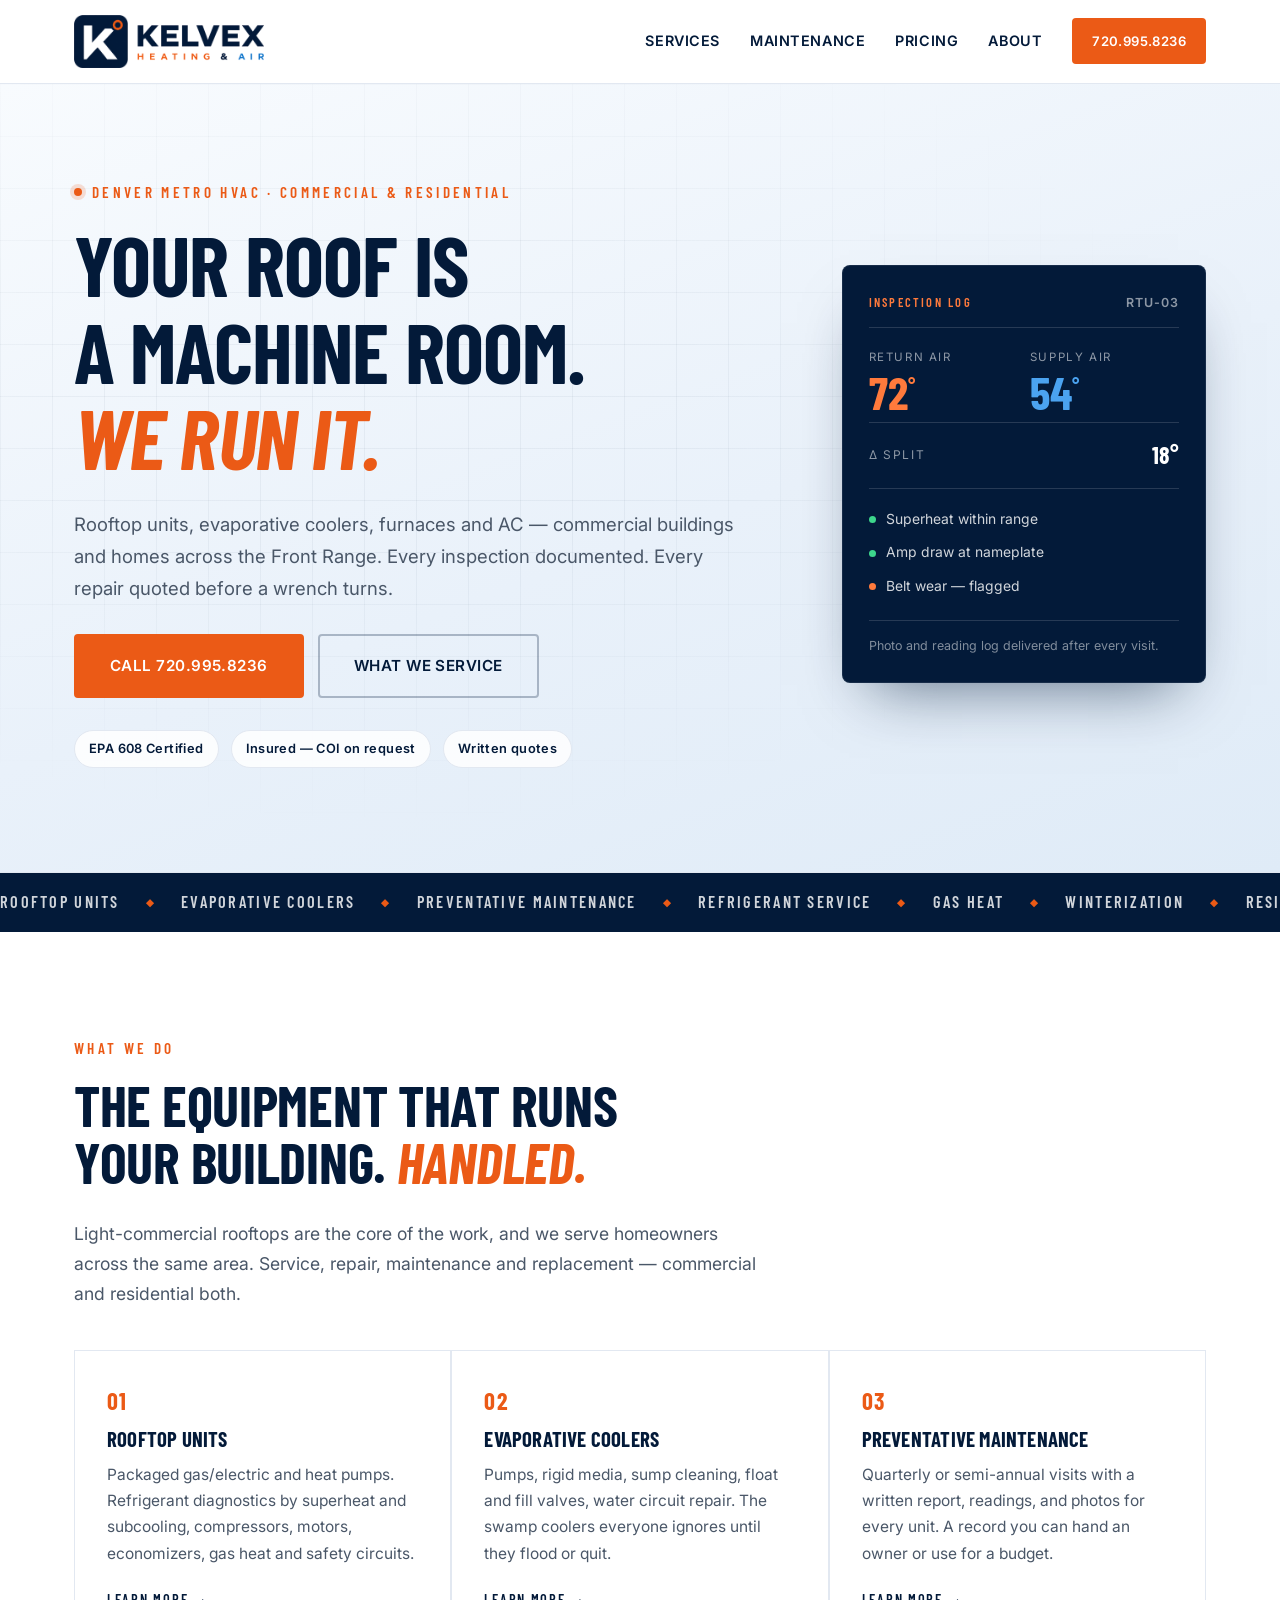
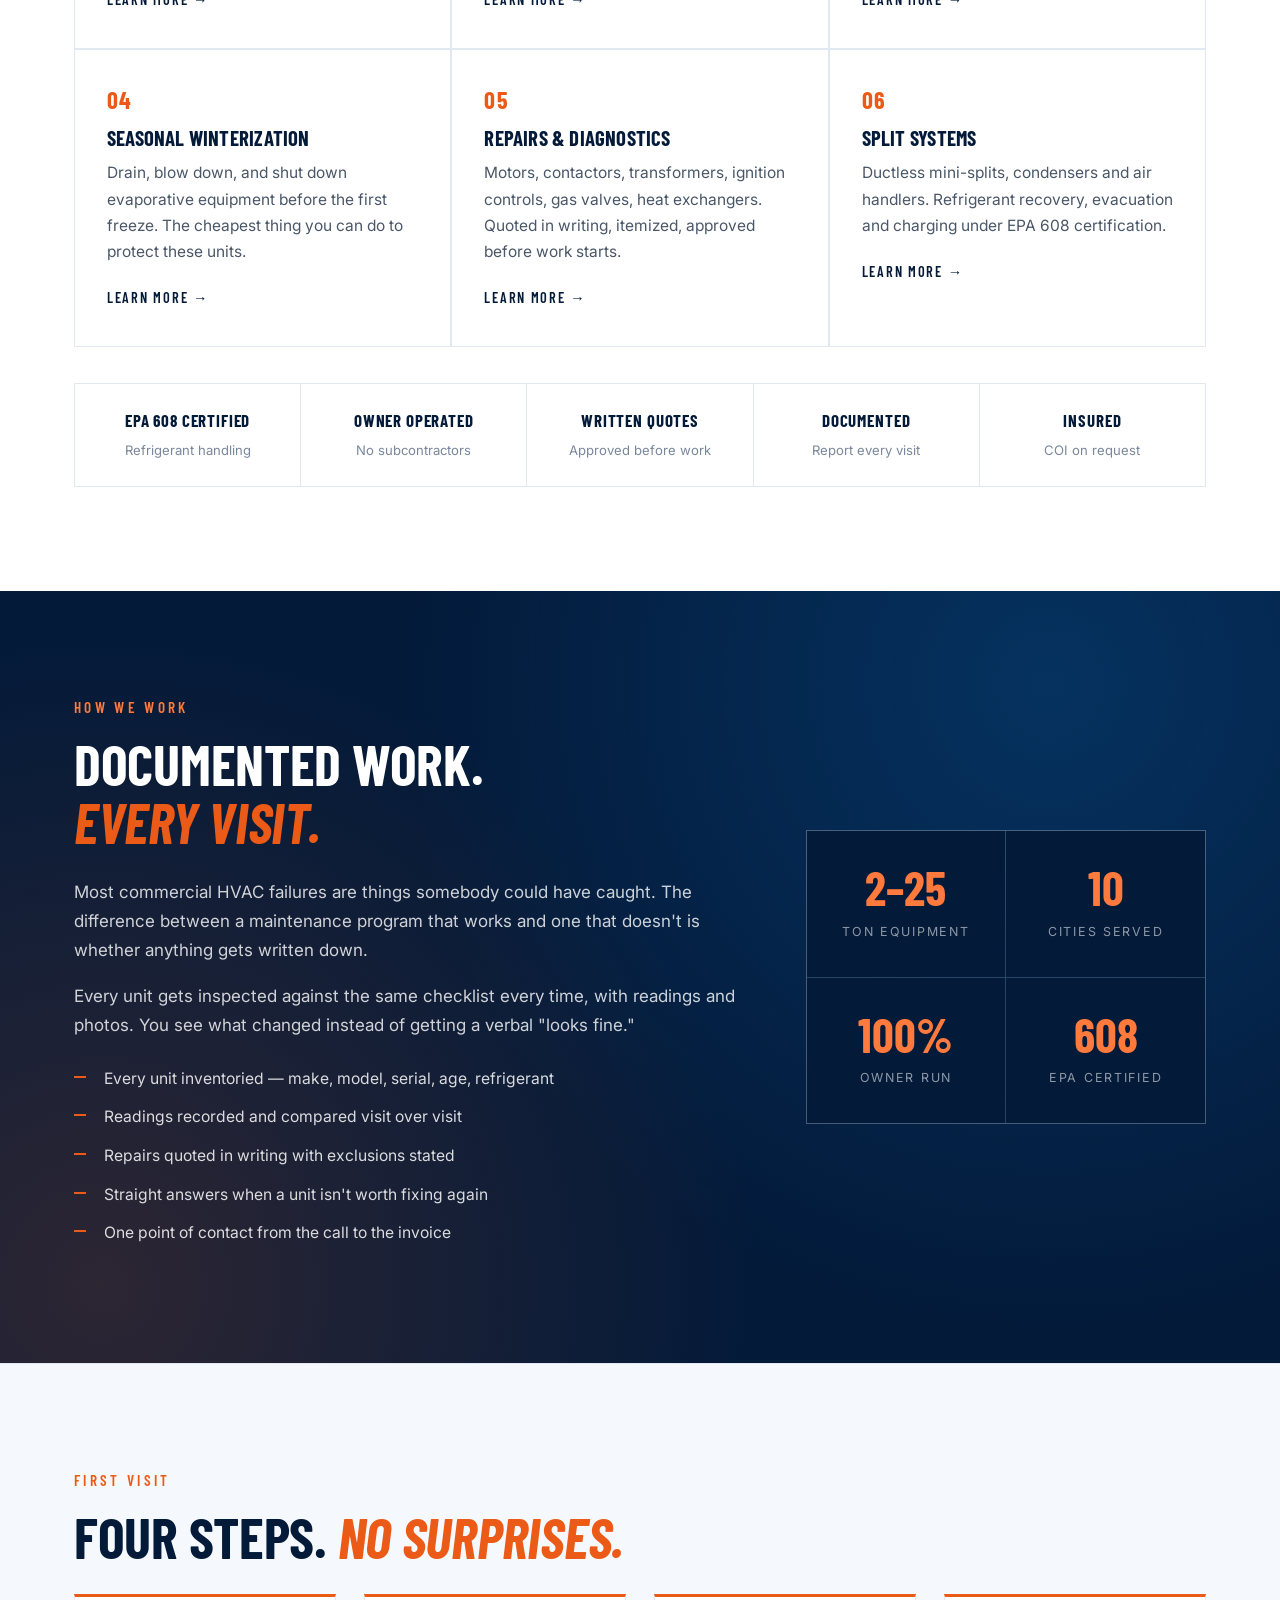
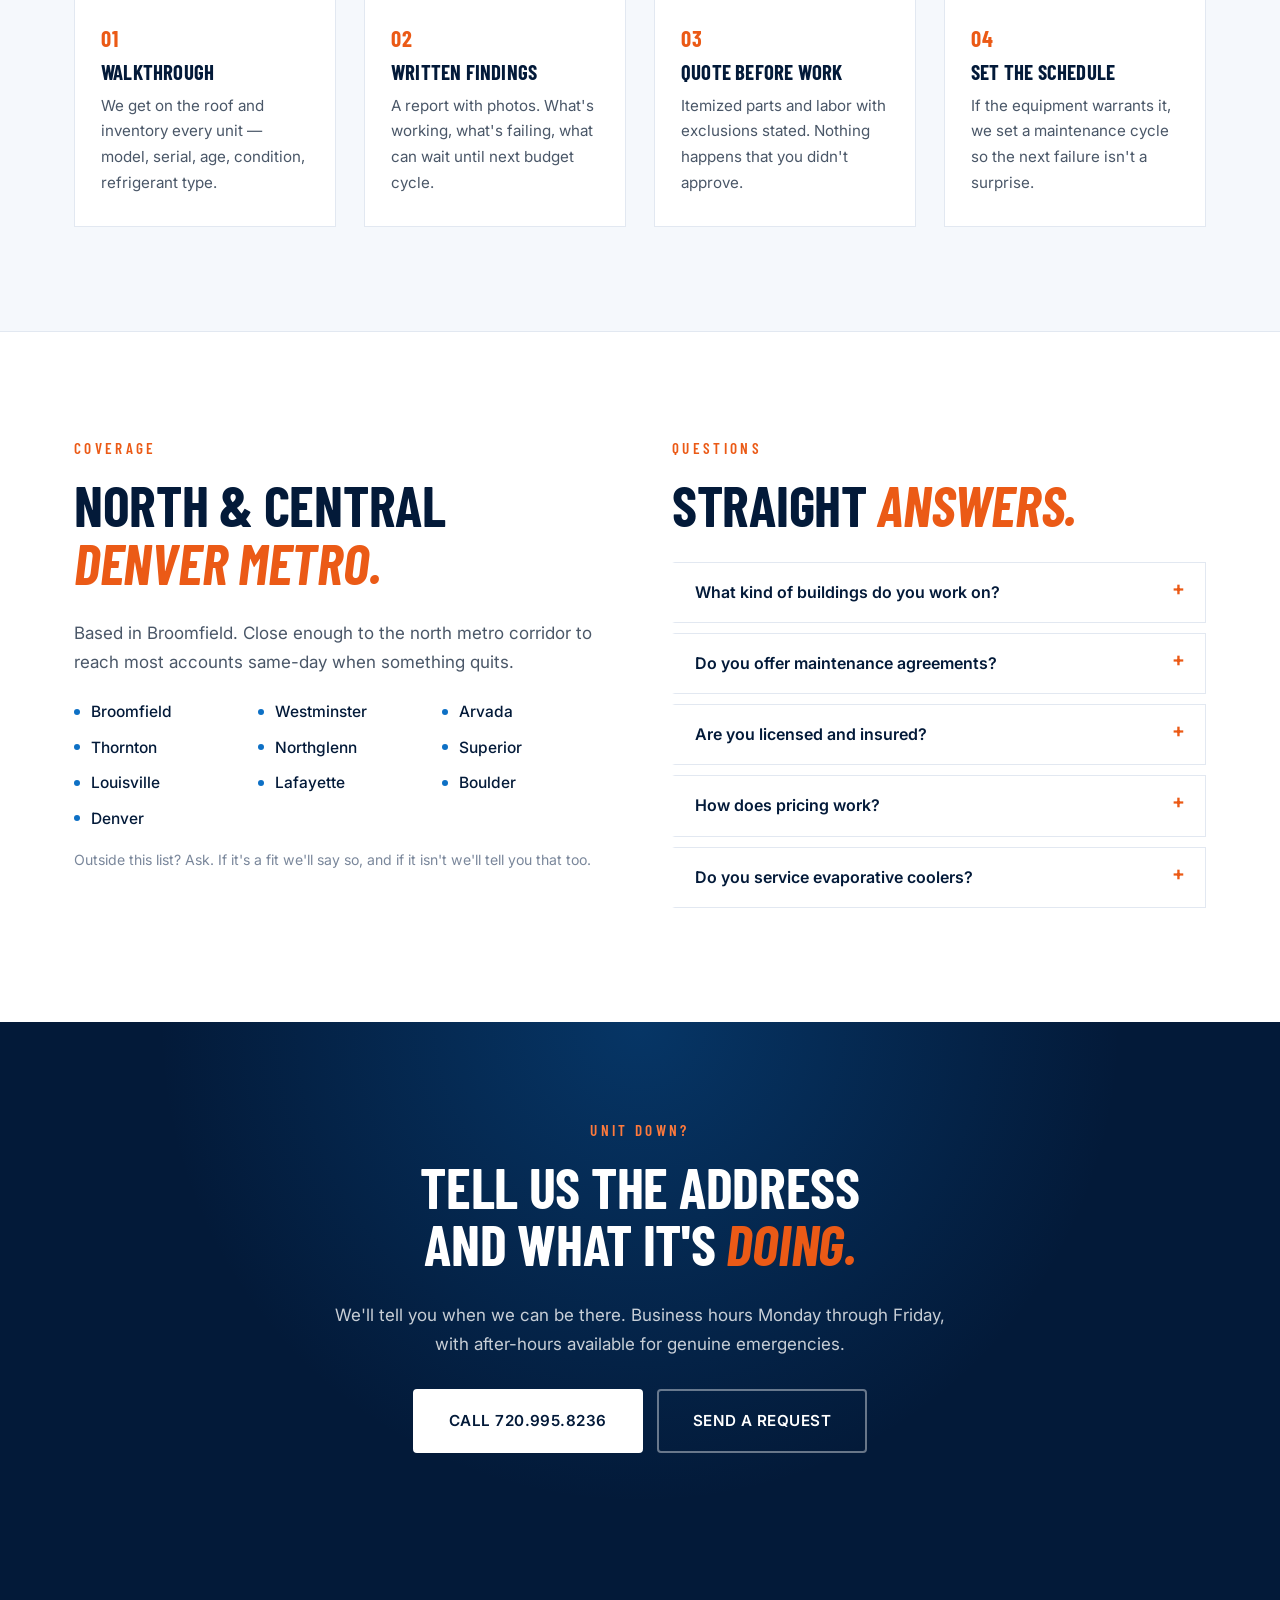
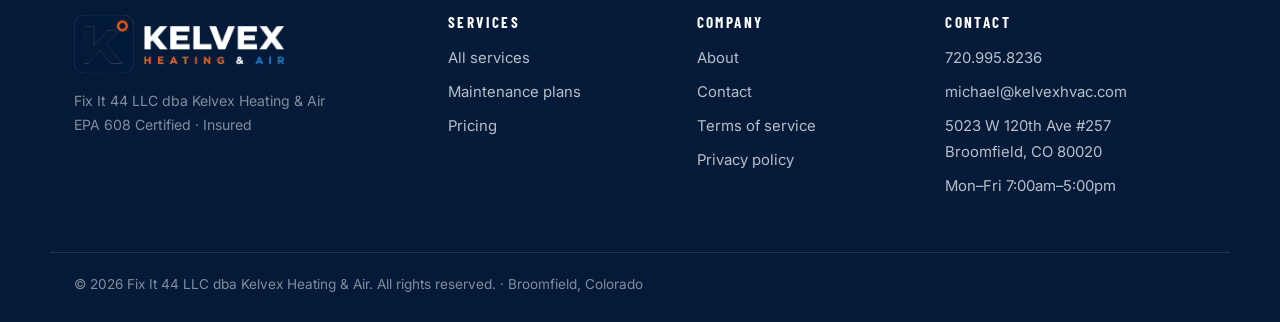
<file: index.html>
<!DOCTYPE html>
<html lang="en">
<head>
<meta charset="utf-8">
<meta name="viewport" content="width=device-width, initial-scale=1">
<title>Commercial HVAC Contractor | Kelvex Heating &amp; Air</title>
<meta name="description" content="Light-commercial HVAC in the Denver metro: rooftop units, evaporative coolers, and preventative maintenance for restaurants, breweries and retail. EPA 608 certified.">
<link rel="canonical" href="https://kelvexhvac.com/">
<meta name="robots" content="index,follow,max-image-preview:large">
<meta property="og:type" content="website">
<meta property="og:site_name" content="Kelvex Heating &amp; Air">
<meta property="og:title" content="Commercial HVAC Contractor | Kelvex Heating &amp; Air">
<meta property="og:description" content="Rooftop units, evaporative coolers, and preventative maintenance for light-commercial buildings across the Denver metro.">
<meta property="og:url" content="https://kelvexhvac.com/">
<meta property="og:image" content="https://kelvexhvac.comlogo-stacked.png">
<meta name="twitter:card" content="summary_large_image">
<meta name="theme-color" content="#031A39">
<link rel="icon" href="favicon-32.png" sizes="32x32">
<link rel="icon" href="favicon-16.png" sizes="16x16">
<link rel="apple-touch-icon" href="apple-touch-icon.png">
<link rel="stylesheet" href="/styles.css">
<link rel="preconnect" href="https://fonts.googleapis.com">
<link rel="preconnect" href="https://fonts.gstatic.com" crossorigin>
<link href="https://fonts.googleapis.com/css2?family=Barlow+Condensed:ital,wght@0,600;0,700;1,700&family=Inter:wght@400;500;600;700&display=swap" rel="stylesheet">
<script type="application/ld+json">
{
  "@context": "https://schema.org",
  "@type": "HVACBusiness",
  "@id": "https://kelvexhvac.com/#business",
  "name": "Kelvex Heating & Air",
  "legalName": "Fix It 44 LLC",
  "alternateName": "Fix It 44 LLC dba Kelvex Heating & Air",
  "url": "https://kelvexhvac.com/",
  "logo": "https://kelvexhvac.comlogo-stacked.png",
  "image": "https://kelvexhvac.comlogo-stacked.png",
  "email": "michael@kelvexhvac.com",
  "telephone": "+1-720-995-8236",
  "priceRange": "$$",
  "address": {
    "@type": "PostalAddress",
    "streetAddress": "5023 West 120th Avenue #257",
    "addressLocality": "Broomfield",
    "addressRegion": "CO",
    "postalCode": "80020",
    "addressCountry": "US"
  },
  "areaServed": [
    {"@type":"City","name":"Broomfield"},{"@type":"City","name":"Denver"},
    {"@type":"City","name":"Westminster"},{"@type":"City","name":"Arvada"},
    {"@type":"City","name":"Superior"},{"@type":"City","name":"Louisville"},
    {"@type":"City","name":"Lafayette"},{"@type":"City","name":"Thornton"},
    {"@type":"City","name":"Northglenn"},{"@type":"City","name":"Boulder"}
  ],
  "openingHoursSpecification": [{
    "@type": "OpeningHoursSpecification",
    "dayOfWeek": ["Monday","Tuesday","Wednesday","Thursday","Friday"],
    "opens": "07:00","closes": "17:00"
  }],
  "hasOfferCatalog": {
    "@type": "OfferCatalog","name": "Commercial HVAC Services",
    "itemListElement": [
      {"@type":"Offer","itemOffered":{"@type":"Service","name":"Rooftop Unit Service and Repair"}},
      {"@type":"Offer","itemOffered":{"@type":"Service","name":"Evaporative Cooler Repair and Seasonal Service"}},
      {"@type":"Offer","itemOffered":{"@type":"Service","name":"Preventative Maintenance Agreements"}},
      {"@type":"Offer","itemOffered":{"@type":"Service","name":"Commercial Refrigeration and Split System Service"}}
    ]
  }
}
</script>
<script type="application/ld+json">
{
  "@context": "https://schema.org","@type": "FAQPage",
  "mainEntity": [
    {"@type":"Question","name":"What size buildings do you work on?","acceptedAnswer":{"@type":"Answer","text":"Light commercial. Restaurants, breweries, retail strips, offices, dental and auto shops — typically rooftop units from 2 to 25 tons."}},
    {"@type":"Question","name":"Do you offer maintenance agreements?","acceptedAnswer":{"@type":"Answer","text":"Yes. Most clients run a quarterly or semi-annual schedule with documented inspection reports for each visit."}},
    {"@type":"Question","name":"Are you licensed and insured?","acceptedAnswer":{"@type":"Answer","text":"Kelvex Heating & Air operates as Fix It 44 LLC and carries general liability insurance. A certificate of insurance naming your property is available on request. EPA 608 certified."}},
    {"@type":"Question","name":"How does pricing work?","acceptedAnswer":{"@type":"Answer","text":"Diagnostic visits are billed at a flat trip and diagnostic rate. Repairs are quoted in writing before work begins, with parts and labor itemized."}},
    {"@type":"Question","name":"Do you service evaporative coolers?","acceptedAnswer":{"@type":"Answer","text":"Yes. Pump and media replacement, sump service, water circuit repair, and fall winterization to prevent freeze damage."}}
  ]
}
</script>
</head>
<body>
<a class="skip" href="#main">Skip to content</a>

<header class="site-head">
  <div class="wrap head-inner">
    <a class="brand" href="/" aria-label="Kelvex Heating and Air — home">
      <img src="logo-horizontal.png" alt="Kelvex Heating &amp; Air" width="900" height="249">
    </a>
    <nav class="nav" aria-label="Main">
      <a href="/services.html">Services</a>
      <a href="/maintenance.html">Maintenance</a>
      <a href="/pricing.html">Pricing</a>
      <a href="/about.html">About</a>
      <a class="btn btn-sm" href="tel:+17209958236">720.995.8236</a>
    </nav>
  </div>
</header>

<main id="main">

  <section class="hero">
    <div class="hero-bg" aria-hidden="true"></div>
    <div class="wrap hero-grid">
      <div class="hero-copy">
        <p class="eyebrow"><span class="dot"></span>Denver Metro HVAC · Commercial &amp; Residential</p>
        <h1>Your roof is<br>a machine room.<br><em>We run it.</em></h1>
        <p class="lede">Rooftop units, evaporative coolers, furnaces and AC — commercial buildings and homes across the Front Range. Every inspection documented. Every repair quoted before a wrench turns.</p>
        <div class="hero-cta">
          <a class="btn btn-lg" href="tel:+17209958236">Call 720.995.8236</a>
          <a class="btn btn-ghost btn-lg" href="#services">What we service</a>
        </div>
        <div class="hero-badges">
          <span>EPA 608 Certified</span><span>Insured — COI on request</span><span>Written quotes</span>
        </div>
      </div>

      <aside class="hero-panel" aria-label="Sample inspection reading">
        <div class="panel-head">
          <span class="panel-tag">Inspection log</span>
          <span class="panel-unit">RTU-03</span>
        </div>
        <div class="readout">
          <div class="read">
            <span class="read-label">Return air</span>
            <span class="read-val read-warm">72<sup>°</sup></span>
          </div>
          <div class="read">
            <span class="read-label">Supply air</span>
            <span class="read-val read-cool">54<sup>°</sup></span>
          </div>
        </div>
        <div class="delta"><span>Δ Split</span><strong>18°</strong></div>
        <ul class="panel-list">
          <li><span class="ok"></span>Superheat within range</li>
          <li><span class="ok"></span>Amp draw at nameplate</li>
          <li><span class="warn"></span>Belt wear — flagged</li>
        </ul>
        <p class="panel-foot">Photo and reading log delivered after every visit.</p>
      </aside>
    </div>
  </section>

  <div class="marquee" aria-hidden="true">
    <div class="marquee-track">
      <span>Rooftop Units</span><span class="sep">◆</span><span>Evaporative Coolers</span><span class="sep">◆</span>
      <span>Preventative Maintenance</span><span class="sep">◆</span><span>Refrigerant Service</span><span class="sep">◆</span>
      <span>Gas Heat</span><span class="sep">◆</span><span>Winterization</span><span class="sep">◆</span>
      <span>Residential</span><span class="sep">◆</span><span>Denver Metro</span><span class="sep">◆</span>
      <span>Rooftop Units</span><span class="sep">◆</span><span>Evaporative Coolers</span><span class="sep">◆</span>
      <span>Preventative Maintenance</span><span class="sep">◆</span><span>Refrigerant Service</span><span class="sep">◆</span>
      <span>Gas Heat</span><span class="sep">◆</span><span>Winterization</span><span class="sep">◆</span>
      <span>Residential</span><span class="sep">◆</span><span>Denver Metro</span><span class="sep">◆</span>
    </div>
  </div>

  <section class="band" id="services">
    <div class="wrap">
      <p class="kicker">What we do</p>
      <h2 class="display">The equipment that runs<br>your building. <em>Handled.</em></h2>
      <p class="section-lede">Light-commercial rooftops are the core of the work, and we serve homeowners across the same area. Service, repair, maintenance and replacement — commercial and residential both.</p>

      <div class="svc-grid">
        <article class="svc">
          <span class="svc-num">01</span>
          <h3>Rooftop Units</h3>
          <p>Packaged gas/electric and heat pumps. Refrigerant diagnostics by superheat and subcooling, compressors, motors, economizers, gas heat and safety circuits.</p>
          <a class="svc-link" href="/services.html">Learn more →</a>
        </article>
        <article class="svc">
          <span class="svc-num">02</span>
          <h3>Evaporative Coolers</h3>
          <p>Pumps, rigid media, sump cleaning, float and fill valves, water circuit repair. The swamp coolers everyone ignores until they flood or quit.</p>
          <a class="svc-link" href="/services.html">Learn more →</a>
        </article>
        <article class="svc">
          <span class="svc-num">03</span>
          <h3>Preventative Maintenance</h3>
          <p>Quarterly or semi-annual visits with a written report, readings, and photos for every unit. A record you can hand an owner or use for a budget.</p>
          <a class="svc-link" href="/maintenance.html">Learn more →</a>
        </article>
        <article class="svc">
          <span class="svc-num">04</span>
          <h3>Seasonal Winterization</h3>
          <p>Drain, blow down, and shut down evaporative equipment before the first freeze. The cheapest thing you can do to protect these units.</p>
          <a class="svc-link" href="/maintenance.html">Learn more →</a>
        </article>
        <article class="svc">
          <span class="svc-num">05</span>
          <h3>Repairs &amp; Diagnostics</h3>
          <p>Motors, contactors, transformers, ignition controls, gas valves, heat exchangers. Quoted in writing, itemized, approved before work starts.</p>
          <a class="svc-link" href="/services.html">Learn more →</a>
        </article>
        <article class="svc">
          <span class="svc-num">06</span>
          <h3>Split Systems</h3>
          <p>Ductless mini-splits, condensers and air handlers. Refrigerant recovery, evacuation and charging under EPA 608 certification.</p>
          <a class="svc-link" href="/services.html">Learn more →</a>
        </article>
      </div>

      <div class="strip">
        <div><strong>EPA 608 Certified</strong><span>Refrigerant handling</span></div>
        <div><strong>Owner Operated</strong><span>No subcontractors</span></div>
        <div><strong>Written Quotes</strong><span>Approved before work</span></div>
        <div><strong>Documented</strong><span>Report every visit</span></div>
        <div><strong>Insured</strong><span>COI on request</span></div>
      </div>
    </div>
  </section>

  <section class="band band-dark">
    <div class="wrap promise-grid">
      <div>
        <p class="kicker kicker-light">How we work</p>
        <h2 class="display display-light">Documented work.<br><em>Every visit.</em></h2>
        <p>Most commercial HVAC failures are things somebody could have caught. The difference between a maintenance program that works and one that doesn't is whether anything gets written down.</p>
        <p>Every unit gets inspected against the same checklist every time, with readings and photos. You see what changed instead of getting a verbal "looks fine."</p>
        <ul class="check">
          <li>Every unit inventoried — make, model, serial, age, refrigerant</li>
          <li>Readings recorded and compared visit over visit</li>
          <li>Repairs quoted in writing with exclusions stated</li>
          <li>Straight answers when a unit isn't worth fixing again</li>
          <li>One point of contact from the call to the invoice</li>
        </ul>
      </div>
      <div class="stats">
        <div class="stat"><strong>2–25</strong><span>Ton equipment</span></div>
        <div class="stat"><strong>10</strong><span>Cities served</span></div>
        <div class="stat"><strong>100%</strong><span>Owner run</span></div>
        <div class="stat"><strong>608</strong><span>EPA certified</span></div>
      </div>
    </div>
  </section>

  <section class="band band-tint">
    <div class="wrap">
      <p class="kicker">First visit</p>
      <h2 class="display">Four steps. <em>No surprises.</em></h2>
      <div class="steps-grid">
        <div class="step"><span class="step-n">01</span><h3>Walkthrough</h3><p>We get on the roof and inventory every unit — model, serial, age, condition, refrigerant type.</p></div>
        <div class="step"><span class="step-n">02</span><h3>Written findings</h3><p>A report with photos. What's working, what's failing, what can wait until next budget cycle.</p></div>
        <div class="step"><span class="step-n">03</span><h3>Quote before work</h3><p>Itemized parts and labor with exclusions stated. Nothing happens that you didn't approve.</p></div>
        <div class="step"><span class="step-n">04</span><h3>Set the schedule</h3><p>If the equipment warrants it, we set a maintenance cycle so the next failure isn't a surprise.</p></div>
      </div>
    </div>
  </section>

  <section class="band">
    <div class="wrap two-col">
      <div>
        <p class="kicker">Coverage</p>
        <h2 class="display">North &amp; central<br><em>Denver metro.</em></h2>
        <p>Based in Broomfield. Close enough to the north metro corridor to reach most accounts same-day when something quits.</p>
        <ul class="areas">
          <li>Broomfield</li><li>Westminster</li><li>Arvada</li><li>Thornton</li><li>Northglenn</li>
          <li>Superior</li><li>Louisville</li><li>Lafayette</li><li>Boulder</li><li>Denver</li>
        </ul>
        <p class="fine">Outside this list? Ask. If it's a fit we'll say so, and if it isn't we'll tell you that too.</p>
      </div>
      <div>
        <p class="kicker">Questions</p>
        <h2 class="display">Straight <em>answers.</em></h2>
        <div class="faq">
          <details><summary>What kind of buildings do you work on?</summary><p>Light commercial is the core — restaurants, breweries, retail strips, offices, dental and auto shops, typically rooftop units from 2 to 25 tons. We also handle residential service, repair and system replacement. Not large industrial plants or new construction.</p></details>
          <details><summary>Do you offer maintenance agreements?</summary><p>Yes. Quarterly or semi-annual schedules with documented reports each visit, written per site after a walkthrough of your actual equipment.</p></details>
          <details><summary>Are you licensed and insured?</summary><p>Kelvex operates as Fix It 44 LLC and carries general liability insurance. Certificate of insurance naming your property available on request. EPA 608 certified for refrigerant handling.</p></details>
          <details><summary>How does pricing work?</summary><p>Flat trip and diagnostic rate for the visit. Repairs quoted in writing before work begins, parts and labor itemized. Maintenance priced per unit, per visit. <a href="/pricing.html">See pricing →</a></p></details>
          <details><summary>Do you service evaporative coolers?</summary><p>Yes, and it's core work here. Pumps, media, sump service, water circuit repair, and the fall winterization that prevents the freeze damage that kills these units every winter.</p></details>
        </div>
      </div>
    </div>
  </section>

  <section class="cta-band">
    <div class="wrap cta-inner">
      <p class="kicker kicker-light">Unit down?</p>
      <h2 class="display display-light">Tell us the address<br>and what it's <em>doing.</em></h2>
      <p class="cta-sub">We'll tell you when we can be there. Business hours Monday through Friday, with after-hours available for genuine emergencies.</p>
      <div class="hero-cta">
        <a class="btn btn-light btn-lg" href="tel:+17209958236">Call 720.995.8236</a>
        <a class="btn btn-ghost-light btn-lg" href="/contact.html">Send a request</a>
      </div>
    </div>
  </section>

</main>

<footer class="site-foot">
  <div class="wrap foot-grid">
    <div>
      <img class="foot-logo" src="logo-horizontal-white.png" alt="Kelvex Heating &amp; Air" width="900" height="249">
      <p class="fine">Fix It 44 LLC dba Kelvex Heating &amp; Air<br>EPA 608 Certified · Insured</p>
    </div>
    <div>
      <h3>Services</h3>
      <ul>
        <li><a href="/services.html">All services</a></li>
        <li><a href="/maintenance.html">Maintenance plans</a></li>
        <li><a href="/pricing.html">Pricing</a></li>
      </ul>
    </div>
    <div>
      <h3>Company</h3>
      <ul>
        <li><a href="/about.html">About</a></li>
        <li><a href="/contact.html">Contact</a></li>
        <li><a href="/terms.html">Terms of service</a></li>
        <li><a href="/privacy.html">Privacy policy</a></li>
      </ul>
    </div>
    <div>
      <h3>Contact</h3>
      <ul>
        <li><a href="tel:+17209958236">720.995.8236</a></li>
        <li><a href="mailto:michael@kelvexhvac.com">michael@kelvexhvac.com</a></li>
        <li>5023 W 120th Ave #257<br>Broomfield, CO 80020</li>
        <li>Mon–Fri 7:00am–5:00pm</li>
      </ul>
    </div>
  </div>
  <div class="wrap foot-bar"><p>© <span id="yr">2026</span> Fix It 44 LLC dba Kelvex Heating &amp; Air. All rights reserved. · Broomfield, Colorado</p></div>
</footer>
<script>document.getElementById('yr').textContent=new Date().getFullYear();</script>
<script>
document.querySelectorAll('a[href^="#"]').forEach(function(a){
  a.addEventListener('click',function(e){
    var el=document.querySelector(a.getAttribute('href'));
    if(el){e.preventDefault();el.scrollIntoView({behavior:'smooth',block:'start'});}
  });
});
</script>
</body>
</html>
</file>
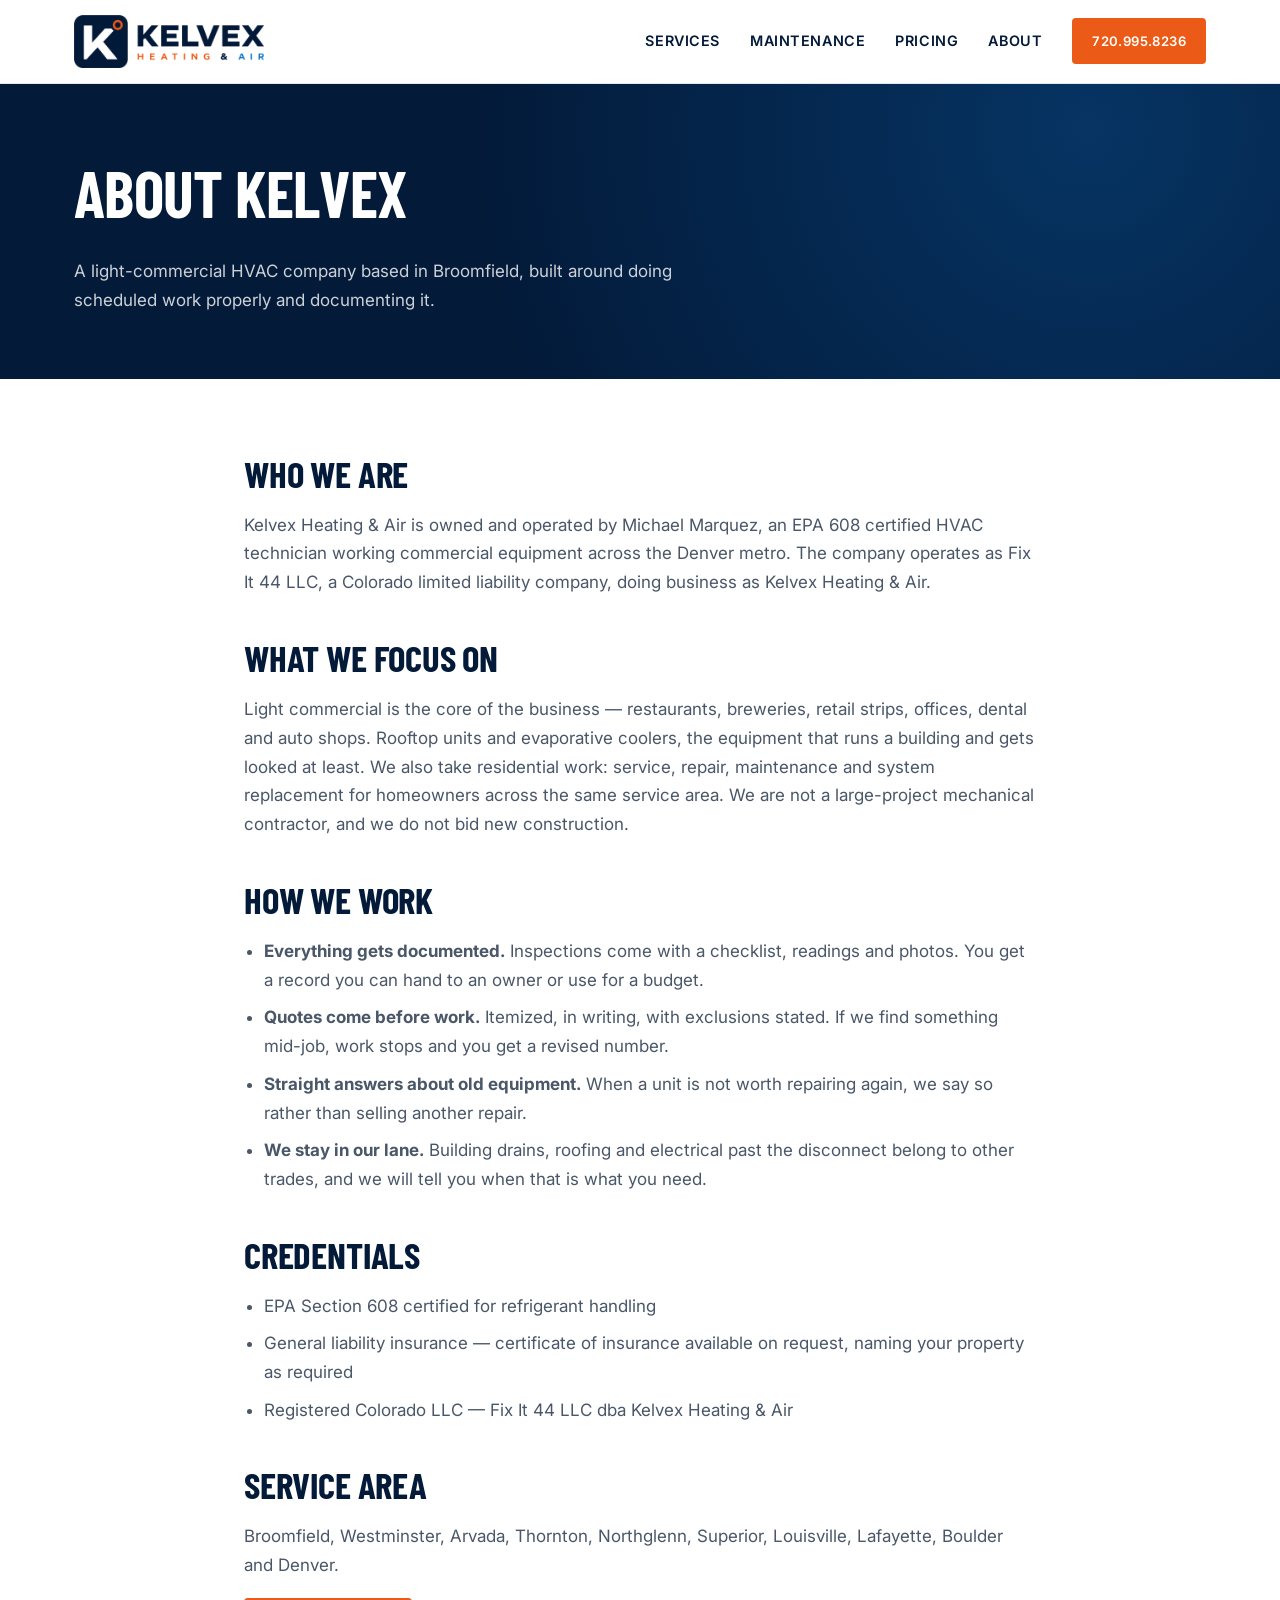
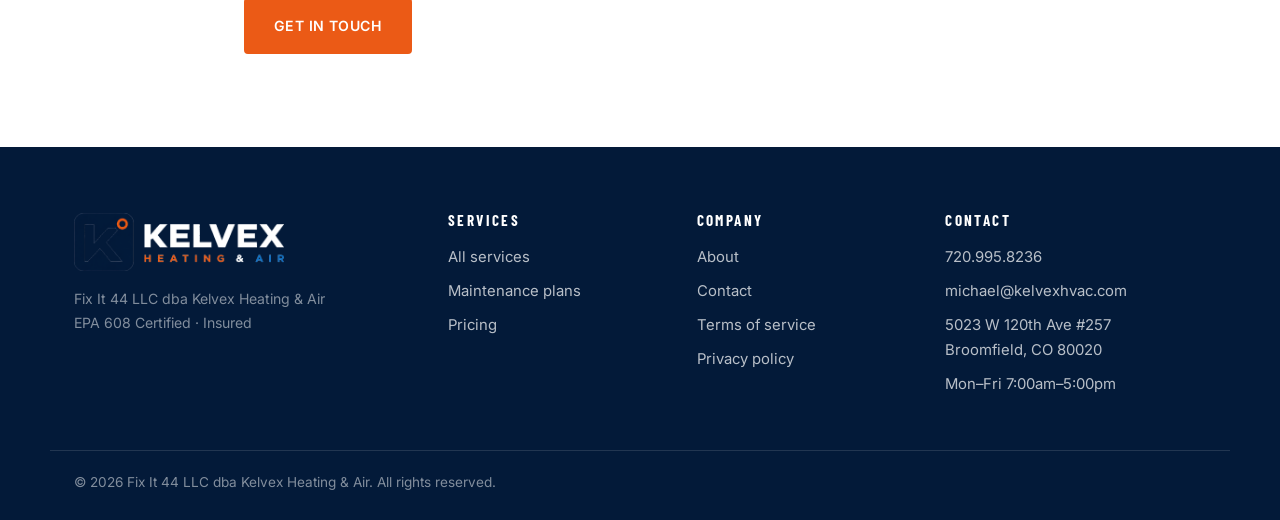
<file: about.html>
<!DOCTYPE html>
<html lang="en">
<head>
<meta charset="utf-8">
<meta name="viewport" content="width=device-width, initial-scale=1">
<title>About Kelvex Heating &amp; Air | Broomfield, CO</title>
<meta name="description" content="Light-commercial HVAC in Broomfield, CO. Fix It 44 LLC dba Kelvex Heating &amp; Air — EPA 608 certified, insured, rooftop units and evaporative coolers.">
<link rel="canonical" href="https://kelvexhvac.com/about.html">
<meta name="robots" content="index,follow,max-image-preview:large">
<meta property="og:type" content="website">
<meta property="og:site_name" content="Kelvex Heating &amp; Air">
<meta property="og:title" content="About Kelvex Heating &amp; Air | Broomfield, CO">
<meta property="og:description" content="Light-commercial HVAC in Broomfield, CO. Fix It 44 LLC dba Kelvex Heating &amp; Air — EPA 608 certified, insured, rooftop units and evaporative coolers.">
<meta property="og:url" content="https://kelvexhvac.com/about.html">
<meta property="og:image" content="https://kelvexhvac.comlogo-stacked.png">
<meta name="theme-color" content="#031A39">
<link rel="icon" href="favicon-32.png" sizes="32x32">
<link rel="icon" href="favicon-16.png" sizes="16x16">
<link rel="apple-touch-icon" href="apple-touch-icon.png">
<link rel="stylesheet" href="/styles.css">
<link rel="preconnect" href="https://fonts.googleapis.com">
<link rel="preconnect" href="https://fonts.gstatic.com" crossorigin>
<link href="https://fonts.googleapis.com/css2?family=Barlow+Condensed:ital,wght@0,600;0,700;1,700&family=Inter:wght@400;500;600&display=swap" rel="stylesheet">
</head>
<body>
<a class="skip" href="#main">Skip to content</a>
<header class="site-head">
  <div class="wrap head-inner">
    <a class="brand" href="/" aria-label="Kelvex Heating and Air — home">
      <img src="logo-horizontal.png" alt="Kelvex Heating &amp; Air" width="900" height="249">
    </a>
    <nav class="nav" aria-label="Main">
      <a href="/services.html">Services</a>
      <a href="/maintenance.html">Maintenance</a>
      <a href="/pricing.html">Pricing</a>
      <a href="/about.html">About</a>
      <a class="btn btn-sm" href="tel:+17209958236">720.995.8236</a>
    </nav>
  </div>
</header>
<main id="main">

<section class="page-head">
  <div class="wrap">
    <h1>About Kelvex</h1>
    <p>A light-commercial HVAC company based in Broomfield, built around doing scheduled work properly and documenting it.</p>
  </div>
</section>
<section class="prose">
  <div class="wrap narrow">
    <h2>Who we are</h2>
    <p>Kelvex Heating &amp; Air is owned and operated by Michael Marquez, an EPA 608 certified HVAC technician working commercial equipment across the Denver metro. The company operates as Fix It 44 LLC, a Colorado limited liability company, doing business as Kelvex Heating &amp; Air.</p>

    <h2>What we focus on</h2>
    <p>Light commercial is the core of the business — restaurants, breweries, retail strips, offices, dental and auto shops. Rooftop units and evaporative coolers, the equipment that runs a building and gets looked at least. We also take residential work: service, repair, maintenance and system replacement for homeowners across the same service area. We are not a large-project mechanical contractor, and we do not bid new construction.</p>

    <h2>How we work</h2>
    <ul>
      <li><strong>Everything gets documented.</strong> Inspections come with a checklist, readings and photos. You get a record you can hand to an owner or use for a budget.</li>
      <li><strong>Quotes come before work.</strong> Itemized, in writing, with exclusions stated. If we find something mid-job, work stops and you get a revised number.</li>
      <li><strong>Straight answers about old equipment.</strong> When a unit is not worth repairing again, we say so rather than selling another repair.</li>
      <li><strong>We stay in our lane.</strong> Building drains, roofing and electrical past the disconnect belong to other trades, and we will tell you when that is what you need.</li>
    </ul>

    <h2>Credentials</h2>
    <ul>
      <li>EPA Section 608 certified for refrigerant handling</li>
      <li>General liability insurance — certificate of insurance available on request, naming your property as required</li>
      <li>Registered Colorado LLC — Fix It 44 LLC dba Kelvex Heating &amp; Air</li>
    </ul>

    <h2>Service area</h2>
    <p>Broomfield, Westminster, Arvada, Thornton, Northglenn, Superior, Louisville, Lafayette, Boulder and Denver.</p>

    <p><a class="btn" href="/contact.html">Get in touch</a></p>
  </div>
</section>
</main>
<footer class="site-foot">
  <div class="wrap foot-grid">
    <div>
      <img class="foot-logo" src="logo-horizontal-white.png" alt="Kelvex Heating &amp; Air" width="900" height="249">
      <p class="fine">Fix It 44 LLC dba Kelvex Heating &amp; Air<br>EPA 608 Certified · Insured</p>
    </div>
    <div>
      <h3>Services</h3>
      <ul>
        <li><a href="/services.html">All services</a></li>
        <li><a href="/maintenance.html">Maintenance plans</a></li>
        <li><a href="/pricing.html">Pricing</a></li>
      </ul>
    </div>
    <div>
      <h3>Company</h3>
      <ul>
        <li><a href="/about.html">About</a></li>
        <li><a href="/contact.html">Contact</a></li>
        <li><a href="/terms.html">Terms of service</a></li>
        <li><a href="/privacy.html">Privacy policy</a></li>
      </ul>
    </div>
    <div>
      <h3>Contact</h3>
      <ul>
        <li><a href="tel:+17209958236">720.995.8236</a></li>
        <li><a href="mailto:michael@kelvexhvac.com">michael@kelvexhvac.com</a></li>
        <li>5023 W 120th Ave #257<br>Broomfield, CO 80020</li>
        <li>Mon–Fri 7:00am–5:00pm</li>
      </ul>
    </div>
  </div>
  <div class="wrap foot-bar"><p>&copy; <span id="yr">2026</span> Fix It 44 LLC dba Kelvex Heating &amp; Air. All rights reserved.</p></div>
</footer>
<script>document.getElementById('yr').textContent=new Date().getFullYear();</script>
</body>
</html>
</file>
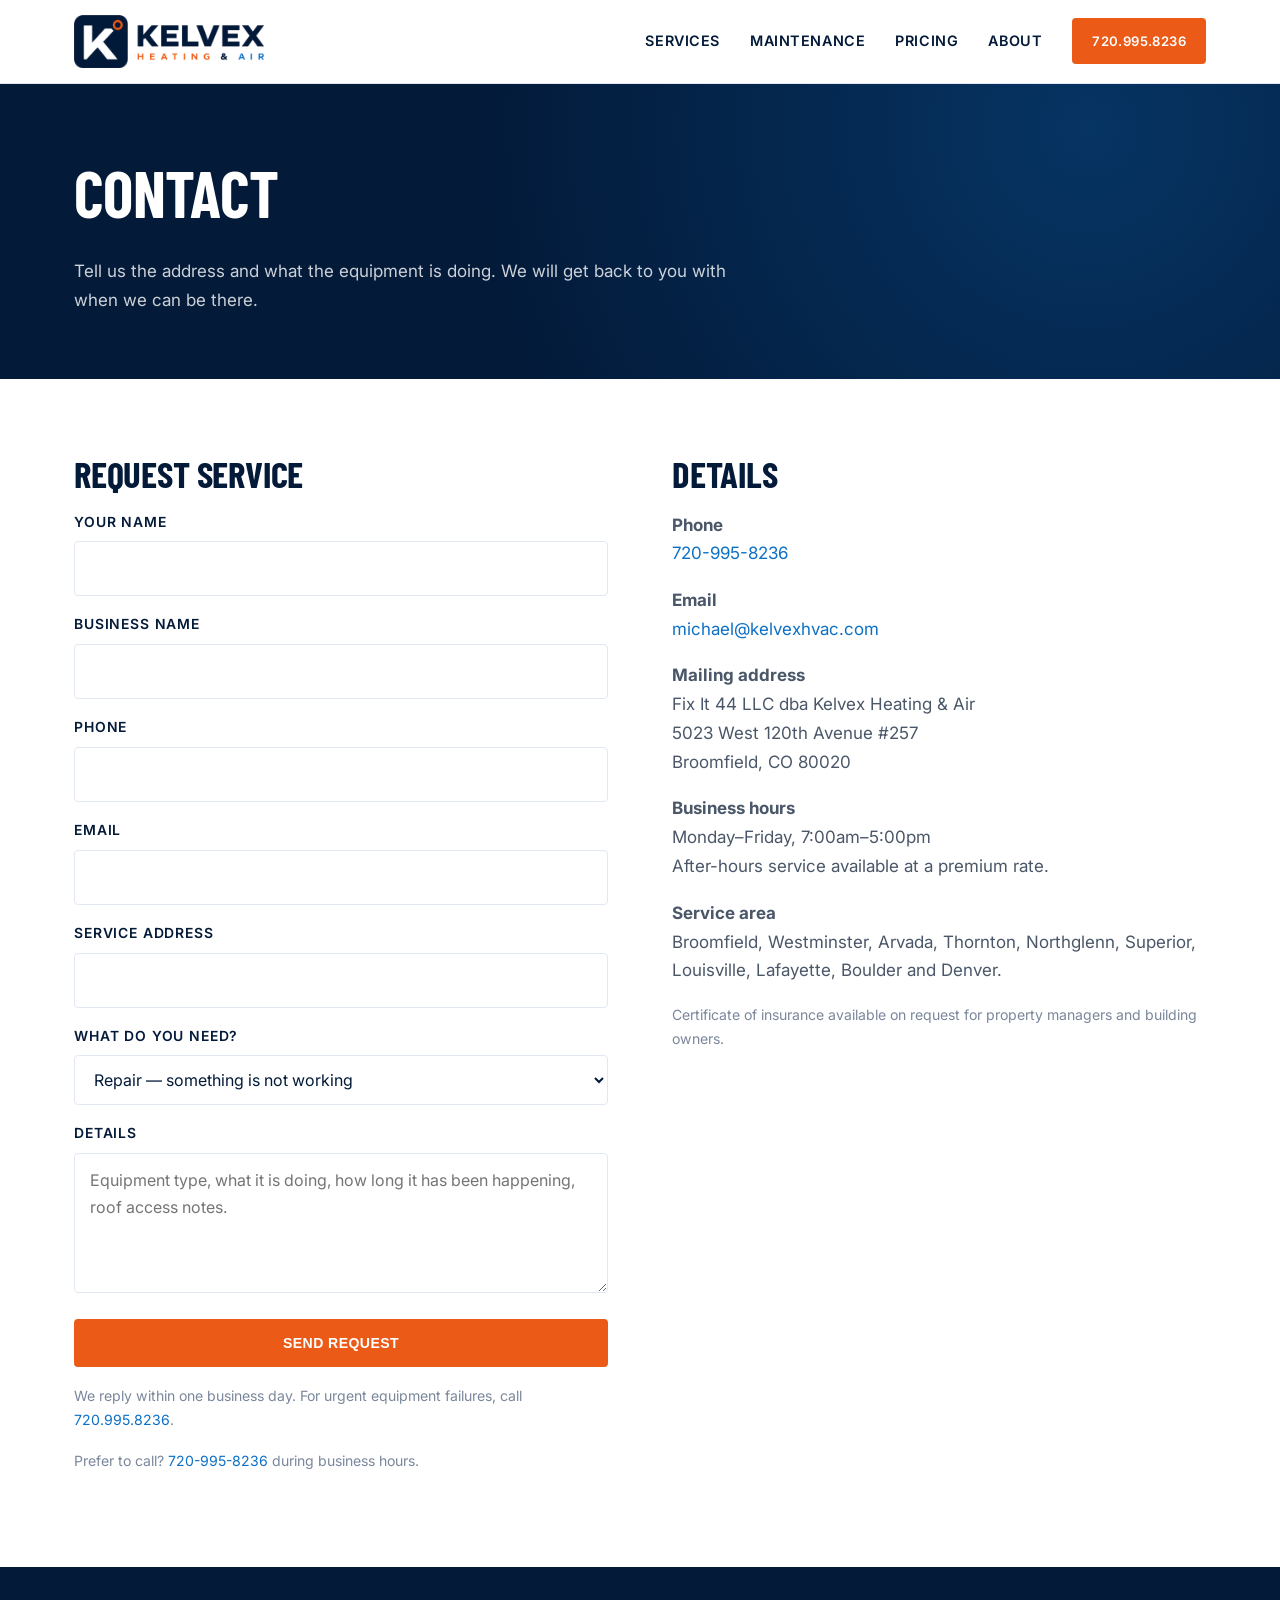
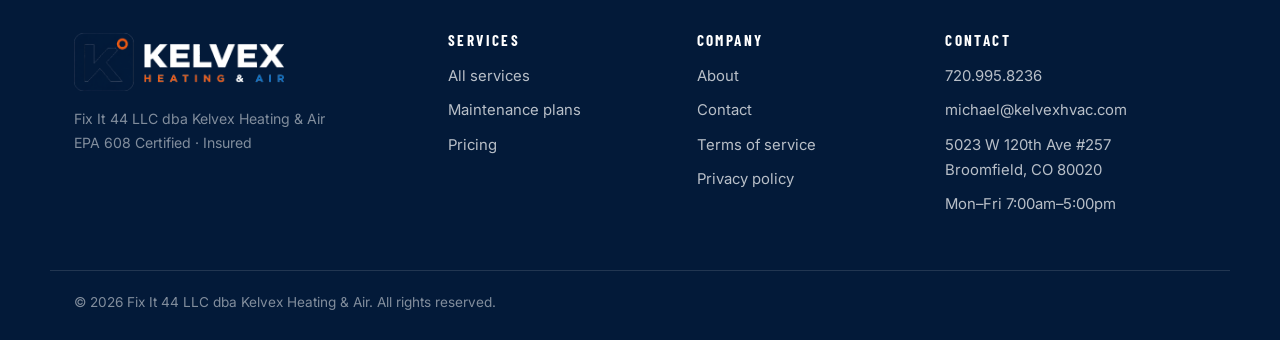
<file: contact.html>
<!DOCTYPE html>
<html lang="en">
<head>
<meta charset="utf-8">
<meta name="viewport" content="width=device-width, initial-scale=1">
<title>Contact Kelvex Heating &amp; Air | Denver Metro HVAC</title>
<meta name="description" content="Request commercial HVAC service in the Denver metro. Call 720-995-8236 or send a service request to Kelvex Heating & Air in Broomfield, Colorado.">
<link rel="canonical" href="https://kelvexhvac.com/contact.html">
<meta name="robots" content="index,follow,max-image-preview:large">
<meta property="og:type" content="website">
<meta property="og:site_name" content="Kelvex Heating &amp; Air">
<meta property="og:title" content="Contact Kelvex Heating &amp; Air | Denver Metro HVAC">
<meta property="og:description" content="Request commercial HVAC service in the Denver metro. Call 720-995-8236 or send a service request to Kelvex Heating & Air in Broomfield, Colorado.">
<meta property="og:url" content="https://kelvexhvac.com/contact.html">
<meta property="og:image" content="https://kelvexhvac.comlogo-stacked.png">
<meta name="theme-color" content="#031A39">
<link rel="icon" href="favicon-32.png" sizes="32x32">
<link rel="icon" href="favicon-16.png" sizes="16x16">
<link rel="apple-touch-icon" href="apple-touch-icon.png">
<link rel="stylesheet" href="/styles.css">
<link rel="preconnect" href="https://fonts.googleapis.com">
<link rel="preconnect" href="https://fonts.gstatic.com" crossorigin>
<link href="https://fonts.googleapis.com/css2?family=Barlow+Condensed:ital,wght@0,600;0,700;1,700&family=Inter:wght@400;500;600&display=swap" rel="stylesheet">
<script type="application/ld+json">
{
  "@context":"https://schema.org",
  "@type":"ContactPage",
  "url":"https://kelvexhvac.com/contact.html",
  "mainEntity":{
    "@type":"HVACBusiness",
    "name":"Kelvex Heating & Air",
    "telephone":"+1-720-995-8236",
    "email":"michael@kelvexhvac.com",
    "address":{"@type":"PostalAddress","streetAddress":"5023 West 120th Avenue #257","addressLocality":"Broomfield","addressRegion":"CO","postalCode":"80020","addressCountry":"US"}
  }
}
</script>
</head>
<body>
<a class="skip" href="#main">Skip to content</a>
<header class="site-head">
  <div class="wrap head-inner">
    <a class="brand" href="/" aria-label="Kelvex Heating and Air — home">
      <img src="logo-horizontal.png" alt="Kelvex Heating &amp; Air" width="900" height="249">
    </a>
    <nav class="nav" aria-label="Main">
      <a href="/services.html">Services</a>
      <a href="/maintenance.html">Maintenance</a>
      <a href="/pricing.html">Pricing</a>
      <a href="/about.html">About</a>
      <a class="btn btn-sm" href="tel:+17209958236">720.995.8236</a>
    </nav>
  </div>
</header>
<main id="main">

<section class="page-head">
  <div class="wrap">
    <h1>Contact</h1>
    <p>Tell us the address and what the equipment is doing. We will get back to you with when we can be there.</p>
  </div>
</section>
<section class="prose">
  <div class="wrap two-col">
    <div>
      <h2>Request service</h2>
      <form class="form" action="https://api.web3forms.com/submit" method="POST">
        <input type="hidden" name="access_key" value="7ab1b62a-b354-4404-9873-235bf154d578">
        <input type="hidden" name="subject" value="New service request from kelvexhvac.com">
        <input type="hidden" name="from_name" value="Kelvex Website">
        <input type="checkbox" name="botcheck" class="hidden" style="display:none">
        <div class="field">
          <label for="name">Your name</label>
          <input id="name" name="name" type="text" autocomplete="name" required>
        </div>
        <div class="field">
          <label for="business">Business name</label>
          <input id="business" name="business" type="text" autocomplete="organization">
        </div>
        <div class="field">
          <label for="phone">Phone</label>
          <input id="phone" name="phone" type="tel" autocomplete="tel" required>
        </div>
        <div class="field">
          <label for="email">Email</label>
          <input id="email" name="email" type="email" autocomplete="email" required>
        </div>
        <div class="field">
          <label for="address">Service address</label>
          <input id="address" name="address" type="text" autocomplete="street-address">
        </div>
        <div class="field">
          <label for="type">What do you need?</label>
          <select id="type" name="type">
            <option>Repair — something is not working</option>
            <option>Preventative maintenance walkthrough</option>
            <option>Evaporative cooler service</option>
            <option>Seasonal winterization</option>
            <option>Something else</option>
          </select>
        </div>
        <div class="field">
          <label for="details">Details</label>
          <textarea id="details" name="details" placeholder="Equipment type, what it is doing, how long it has been happening, roof access notes."></textarea>
        </div>
        <button class="btn" type="submit">Send request</button>
        <p class="fine">We reply within one business day. For urgent equipment failures, call <a href="tel:+17209958236">720.995.8236</a>.</p>
      </form>
      <p class="fine">Prefer to call? <a href="tel:+17209958236">720-995-8236</a> during business hours.</p>
    </div>
    <div>
      <h2>Details</h2>
      <p>
        <strong>Phone</strong><br><a href="tel:+17209958236">720-995-8236</a>
      </p>
      <p>
        <strong>Email</strong><br><a href="mailto:michael@kelvexhvac.com">michael@kelvexhvac.com</a>
      </p>
      <p>
        <strong>Mailing address</strong><br>
        Fix It 44 LLC dba Kelvex Heating &amp; Air<br>
        5023 West 120th Avenue #257<br>
        Broomfield, CO 80020
      </p>
      <p>
        <strong>Business hours</strong><br>
        Monday–Friday, 7:00am–5:00pm<br>
        After-hours service available at a premium rate.
      </p>
      <p>
        <strong>Service area</strong><br>
        Broomfield, Westminster, Arvada, Thornton, Northglenn, Superior, Louisville, Lafayette, Boulder and Denver.
      </p>
      <p class="fine">Certificate of insurance available on request for property managers and building owners.</p>
    </div>
  </div>
</section>
</main>
<footer class="site-foot">
  <div class="wrap foot-grid">
    <div>
      <img class="foot-logo" src="logo-horizontal-white.png" alt="Kelvex Heating &amp; Air" width="900" height="249">
      <p class="fine">Fix It 44 LLC dba Kelvex Heating &amp; Air<br>EPA 608 Certified · Insured</p>
    </div>
    <div>
      <h3>Services</h3>
      <ul>
        <li><a href="/services.html">All services</a></li>
        <li><a href="/maintenance.html">Maintenance plans</a></li>
        <li><a href="/pricing.html">Pricing</a></li>
      </ul>
    </div>
    <div>
      <h3>Company</h3>
      <ul>
        <li><a href="/about.html">About</a></li>
        <li><a href="/contact.html">Contact</a></li>
        <li><a href="/terms.html">Terms of service</a></li>
        <li><a href="/privacy.html">Privacy policy</a></li>
      </ul>
    </div>
    <div>
      <h3>Contact</h3>
      <ul>
        <li><a href="tel:+17209958236">720.995.8236</a></li>
        <li><a href="mailto:michael@kelvexhvac.com">michael@kelvexhvac.com</a></li>
        <li>5023 W 120th Ave #257<br>Broomfield, CO 80020</li>
        <li>Mon–Fri 7:00am–5:00pm</li>
      </ul>
    </div>
  </div>
  <div class="wrap foot-bar"><p>&copy; <span id="yr">2026</span> Fix It 44 LLC dba Kelvex Heating &amp; Air. All rights reserved.</p></div>
</footer>
<script>document.getElementById('yr').textContent=new Date().getFullYear();</script>
</body>
</html>
</file>
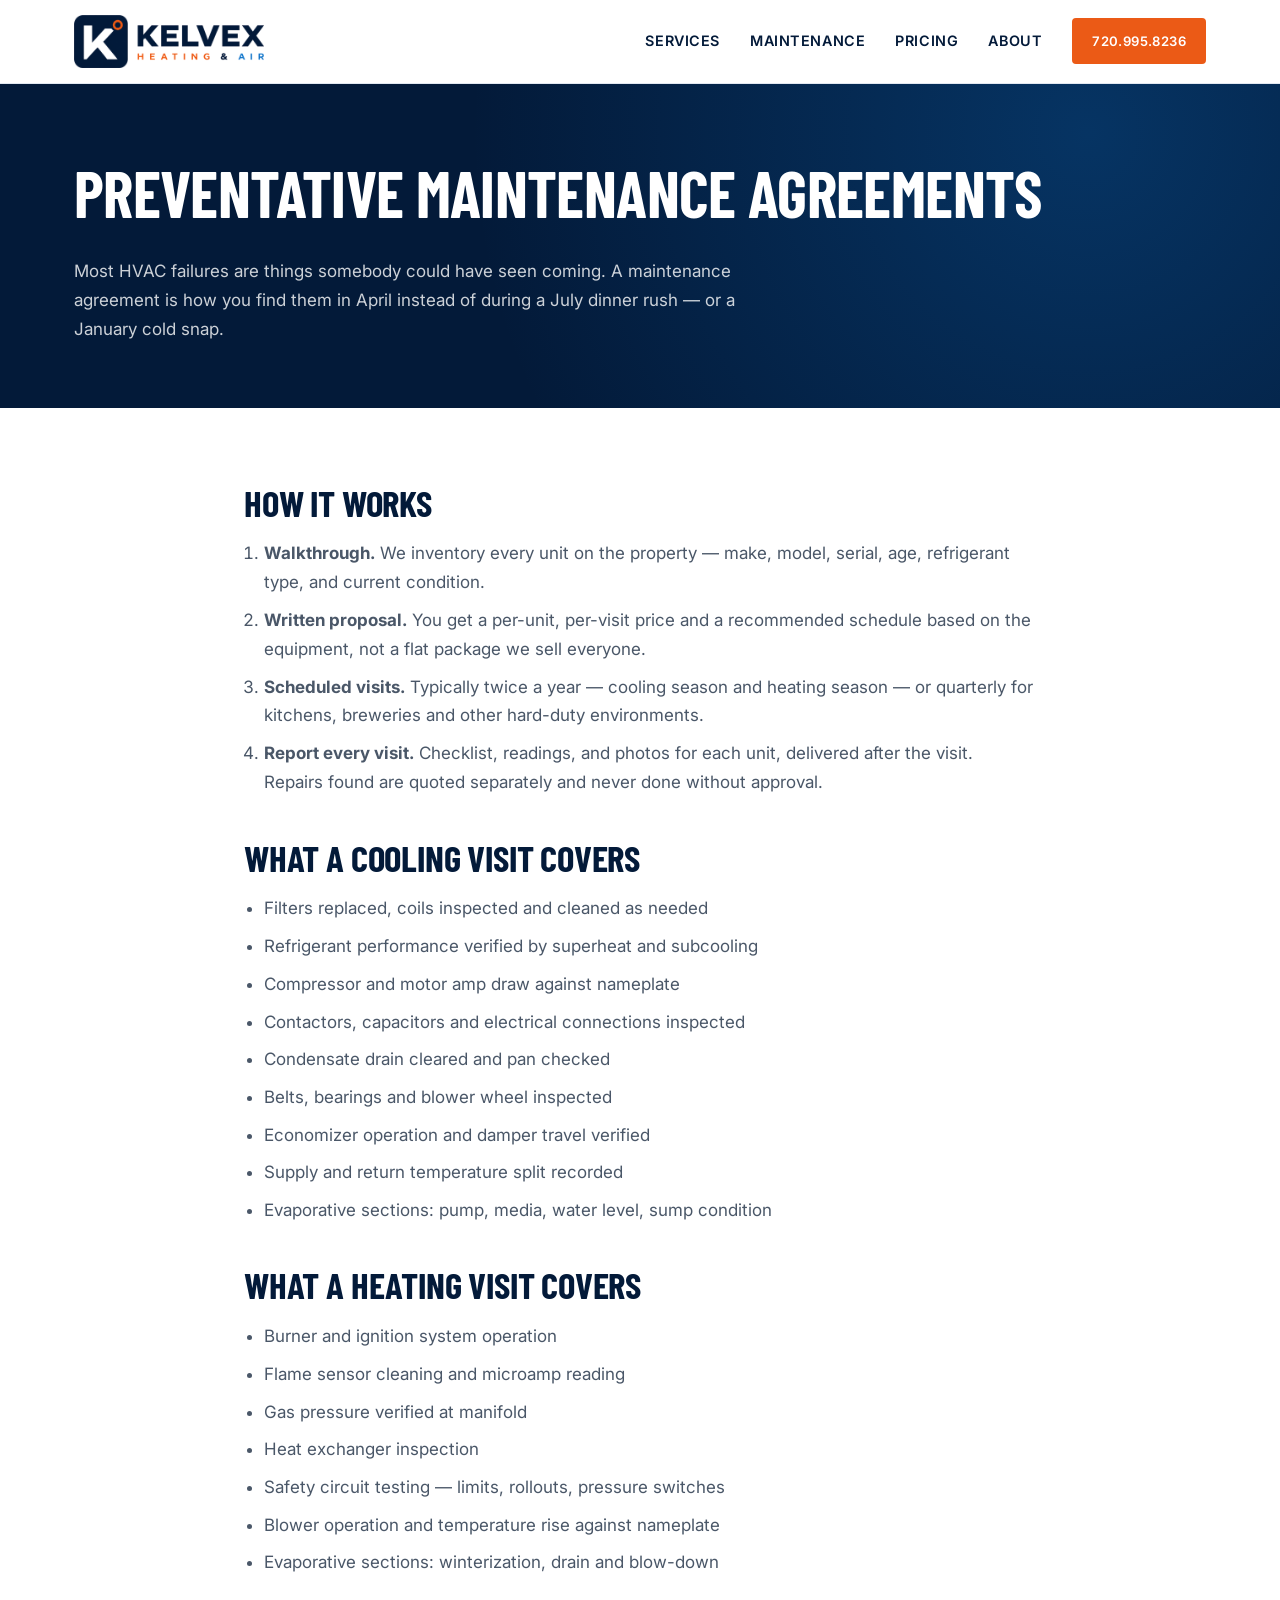
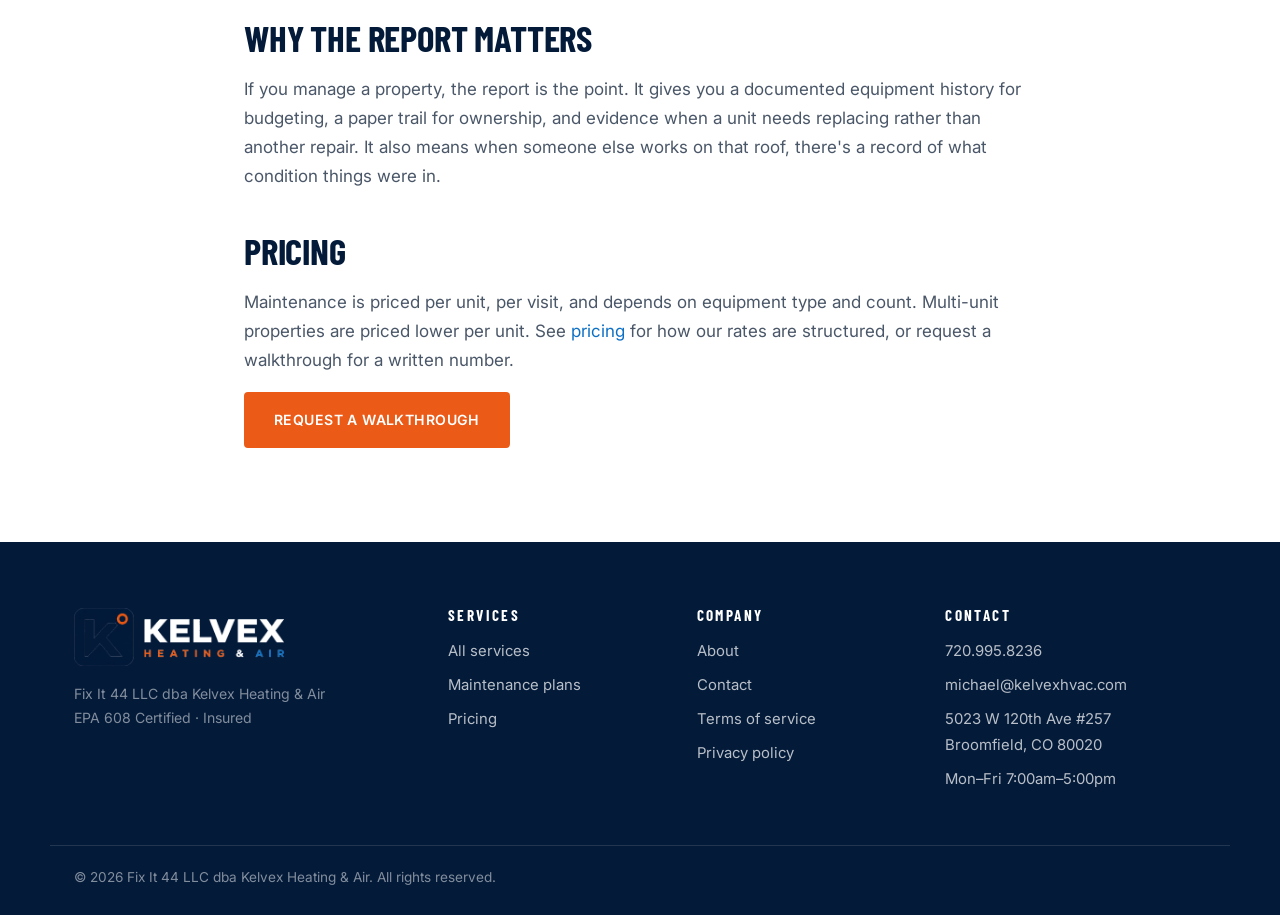
<file: maintenance.html>
<!DOCTYPE html>
<html lang="en">
<head>
<meta charset="utf-8">
<meta name="viewport" content="width=device-width, initial-scale=1">
<title>Commercial HVAC Maintenance Plans | Kelvex Heating &amp; Air</title>
<meta name="description" content="Scheduled commercial HVAC maintenance in the Denver metro. Written inspection reports and photos for every unit, every visit.">
<link rel="canonical" href="https://kelvexhvac.com/maintenance.html">
<meta name="robots" content="index,follow,max-image-preview:large">
<meta property="og:type" content="website">
<meta property="og:site_name" content="Kelvex Heating &amp; Air">
<meta property="og:title" content="Commercial HVAC Maintenance Plans | Kelvex Heating &amp; Air">
<meta property="og:description" content="Scheduled commercial HVAC maintenance in the Denver metro. Written inspection reports and photos for every unit, every visit.">
<meta property="og:url" content="https://kelvexhvac.com/maintenance.html">
<meta property="og:image" content="https://kelvexhvac.comlogo-stacked.png">
<meta name="theme-color" content="#031A39">
<link rel="icon" href="favicon-32.png" sizes="32x32">
<link rel="icon" href="favicon-16.png" sizes="16x16">
<link rel="apple-touch-icon" href="apple-touch-icon.png">
<link rel="stylesheet" href="/styles.css">
<link rel="preconnect" href="https://fonts.googleapis.com">
<link rel="preconnect" href="https://fonts.gstatic.com" crossorigin>
<link href="https://fonts.googleapis.com/css2?family=Barlow+Condensed:ital,wght@0,600;0,700;1,700&family=Inter:wght@400;500;600&display=swap" rel="stylesheet">
</head>
<body>
<a class="skip" href="#main">Skip to content</a>
<header class="site-head">
  <div class="wrap head-inner">
    <a class="brand" href="/" aria-label="Kelvex Heating and Air — home">
      <img src="logo-horizontal.png" alt="Kelvex Heating &amp; Air" width="900" height="249">
    </a>
    <nav class="nav" aria-label="Main">
      <a href="/services.html">Services</a>
      <a href="/maintenance.html">Maintenance</a>
      <a href="/pricing.html">Pricing</a>
      <a href="/about.html">About</a>
      <a class="btn btn-sm" href="tel:+17209958236">720.995.8236</a>
    </nav>
  </div>
</header>
<main id="main">

<section class="page-head">
  <div class="wrap">
    <h1>Preventative maintenance agreements</h1>
    <p>Most HVAC failures are things somebody could have seen coming. A maintenance agreement is how you find them in April instead of during a July dinner rush — or a January cold snap.</p>
  </div>
</section>
<section class="prose">
  <div class="wrap narrow">
    <h2>How it works</h2>
    <ol>
      <li><strong>Walkthrough.</strong> We inventory every unit on the property — make, model, serial, age, refrigerant type, and current condition.</li>
      <li><strong>Written proposal.</strong> You get a per-unit, per-visit price and a recommended schedule based on the equipment, not a flat package we sell everyone.</li>
      <li><strong>Scheduled visits.</strong> Typically twice a year — cooling season and heating season — or quarterly for kitchens, breweries and other hard-duty environments.</li>
      <li><strong>Report every visit.</strong> Checklist, readings, and photos for each unit, delivered after the visit. Repairs found are quoted separately and never done without approval.</li>
    </ol>

    <h2>What a cooling visit covers</h2>
    <ul>
      <li>Filters replaced, coils inspected and cleaned as needed</li>
      <li>Refrigerant performance verified by superheat and subcooling</li>
      <li>Compressor and motor amp draw against nameplate</li>
      <li>Contactors, capacitors and electrical connections inspected</li>
      <li>Condensate drain cleared and pan checked</li>
      <li>Belts, bearings and blower wheel inspected</li>
      <li>Economizer operation and damper travel verified</li>
      <li>Supply and return temperature split recorded</li>
      <li>Evaporative sections: pump, media, water level, sump condition</li>
    </ul>

    <h2>What a heating visit covers</h2>
    <ul>
      <li>Burner and ignition system operation</li>
      <li>Flame sensor cleaning and microamp reading</li>
      <li>Gas pressure verified at manifold</li>
      <li>Heat exchanger inspection</li>
      <li>Safety circuit testing — limits, rollouts, pressure switches</li>
      <li>Blower operation and temperature rise against nameplate</li>
      <li>Evaporative sections: winterization, drain and blow-down</li>
    </ul>

    <h2>Why the report matters</h2>
    <p>If you manage a property, the report is the point. It gives you a documented equipment history for budgeting, a paper trail for ownership, and evidence when a unit needs replacing rather than another repair. It also means when someone else works on that roof, there's a record of what condition things were in.</p>

    <h2>Pricing</h2>
    <p>Maintenance is priced per unit, per visit, and depends on equipment type and count. Multi-unit properties are priced lower per unit. See <a href="/pricing.html">pricing</a> for how our rates are structured, or request a walkthrough for a written number.</p>

    <p><a class="btn" href="/contact.html">Request a walkthrough</a></p>
  </div>
</section>
</main>
<footer class="site-foot">
  <div class="wrap foot-grid">
    <div>
      <img class="foot-logo" src="logo-horizontal-white.png" alt="Kelvex Heating &amp; Air" width="900" height="249">
      <p class="fine">Fix It 44 LLC dba Kelvex Heating &amp; Air<br>EPA 608 Certified · Insured</p>
    </div>
    <div>
      <h3>Services</h3>
      <ul>
        <li><a href="/services.html">All services</a></li>
        <li><a href="/maintenance.html">Maintenance plans</a></li>
        <li><a href="/pricing.html">Pricing</a></li>
      </ul>
    </div>
    <div>
      <h3>Company</h3>
      <ul>
        <li><a href="/about.html">About</a></li>
        <li><a href="/contact.html">Contact</a></li>
        <li><a href="/terms.html">Terms of service</a></li>
        <li><a href="/privacy.html">Privacy policy</a></li>
      </ul>
    </div>
    <div>
      <h3>Contact</h3>
      <ul>
        <li><a href="tel:+17209958236">720.995.8236</a></li>
        <li><a href="mailto:michael@kelvexhvac.com">michael@kelvexhvac.com</a></li>
        <li>5023 W 120th Ave #257<br>Broomfield, CO 80020</li>
        <li>Mon–Fri 7:00am–5:00pm</li>
      </ul>
    </div>
  </div>
  <div class="wrap foot-bar"><p>&copy; <span id="yr">2026</span> Fix It 44 LLC dba Kelvex Heating &amp; Air. All rights reserved.</p></div>
</footer>
<script>document.getElementById('yr').textContent=new Date().getFullYear();</script>
</body>
</html>
</file>
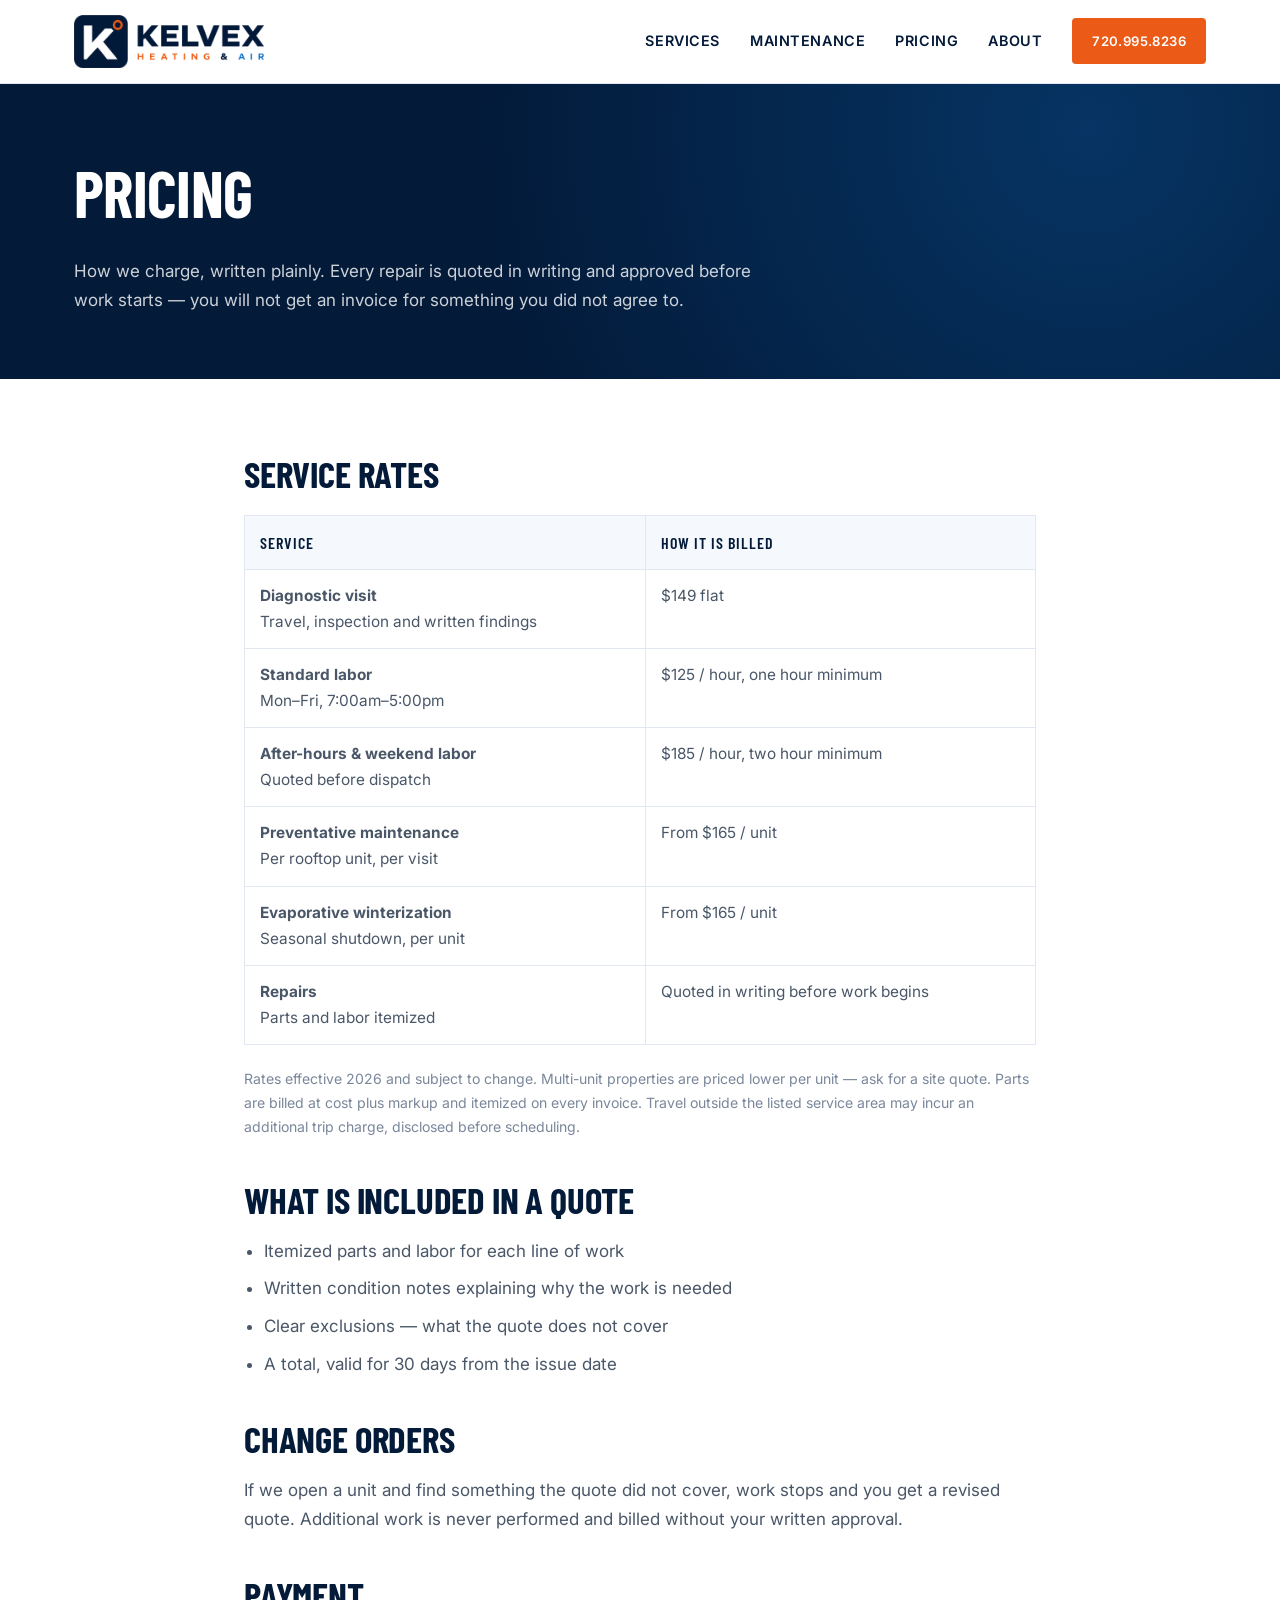
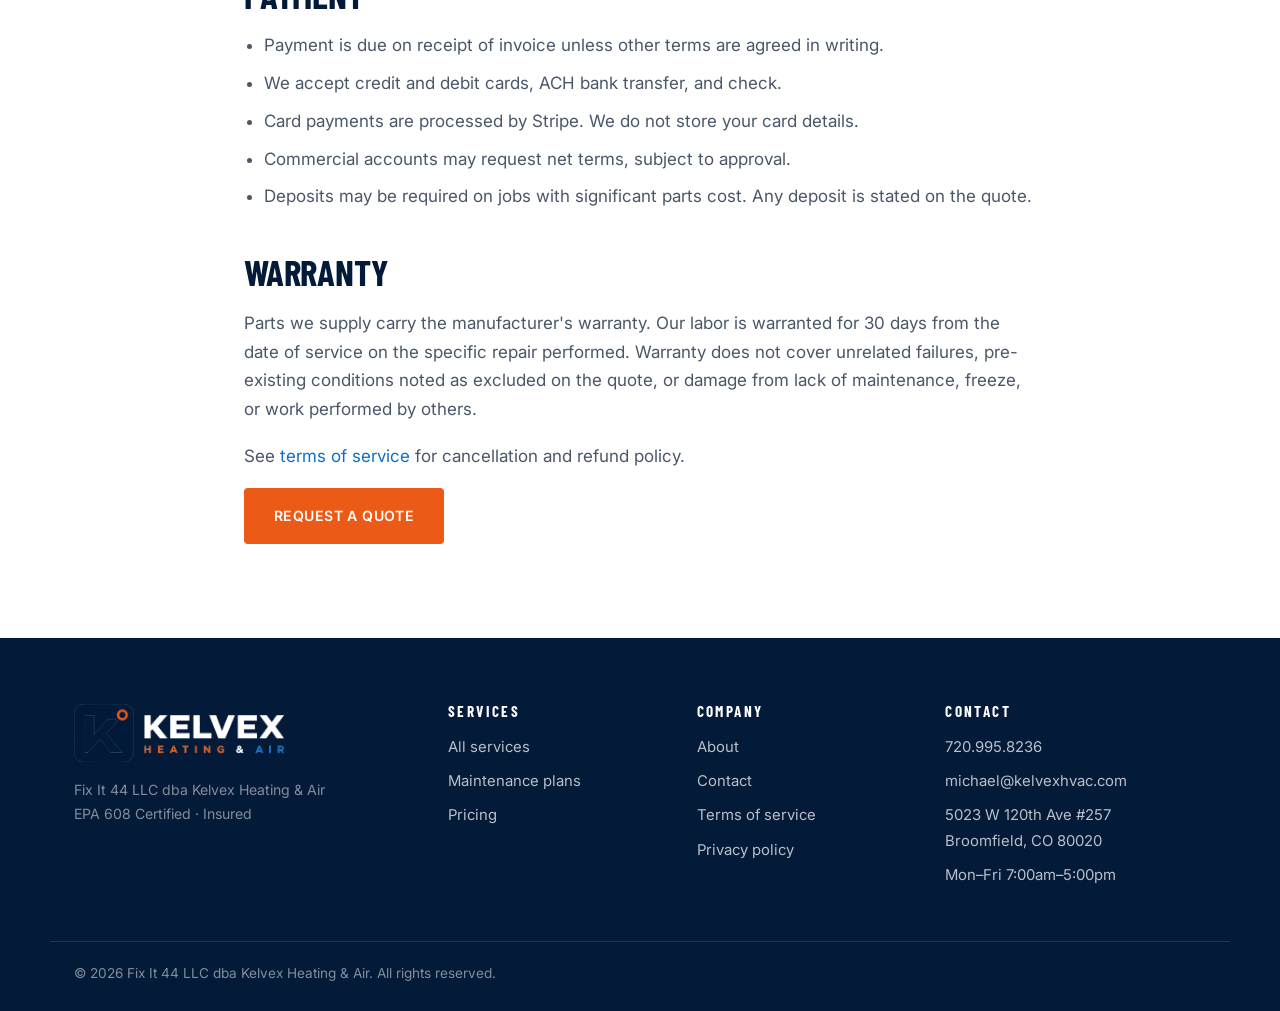
<file: pricing.html>
<!DOCTYPE html>
<html lang="en">
<head>
<meta charset="utf-8">
<meta name="viewport" content="width=device-width, initial-scale=1">
<title>Pricing &amp; Payment | Kelvex Heating &amp; Air</title>
<meta name="description" content="How Kelvex Heating & Air charges for commercial HVAC service: diagnostic fees, written repair quotes, maintenance pricing, payment methods and warranty terms.">
<link rel="canonical" href="https://kelvexhvac.com/pricing.html">
<meta name="robots" content="index,follow,max-image-preview:large">
<meta property="og:type" content="website">
<meta property="og:site_name" content="Kelvex Heating &amp; Air">
<meta property="og:title" content="Pricing &amp; Payment | Kelvex Heating &amp; Air">
<meta property="og:description" content="How Kelvex Heating & Air charges for commercial HVAC service: diagnostic fees, written repair quotes, maintenance pricing, payment methods and warranty terms.">
<meta property="og:url" content="https://kelvexhvac.com/pricing.html">
<meta property="og:image" content="https://kelvexhvac.comlogo-stacked.png">
<meta name="theme-color" content="#031A39">
<link rel="icon" href="favicon-32.png" sizes="32x32">
<link rel="icon" href="favicon-16.png" sizes="16x16">
<link rel="apple-touch-icon" href="apple-touch-icon.png">
<link rel="stylesheet" href="/styles.css">
<link rel="preconnect" href="https://fonts.googleapis.com">
<link rel="preconnect" href="https://fonts.gstatic.com" crossorigin>
<link href="https://fonts.googleapis.com/css2?family=Barlow+Condensed:ital,wght@0,600;0,700;1,700&family=Inter:wght@400;500;600&display=swap" rel="stylesheet">
</head>
<body>
<a class="skip" href="#main">Skip to content</a>
<header class="site-head">
  <div class="wrap head-inner">
    <a class="brand" href="/" aria-label="Kelvex Heating and Air — home">
      <img src="logo-horizontal.png" alt="Kelvex Heating &amp; Air" width="900" height="249">
    </a>
    <nav class="nav" aria-label="Main">
      <a href="/services.html">Services</a>
      <a href="/maintenance.html">Maintenance</a>
      <a href="/pricing.html">Pricing</a>
      <a href="/about.html">About</a>
      <a class="btn btn-sm" href="tel:+17209958236">720.995.8236</a>
    </nav>
  </div>
</header>
<main id="main">

<section class="page-head">
  <div class="wrap">
    <h1>Pricing</h1>
    <p>How we charge, written plainly. Every repair is quoted in writing and approved before work starts — you will not get an invoice for something you did not agree to.</p>
  </div>
</section>
<section class="prose">
  <div class="wrap narrow">
    <h2>Service rates</h2>
    <table>
      <tr><th>Service</th><th>How it is billed</th></tr>
      <tr><td><strong>Diagnostic visit</strong><br>Travel, inspection and written findings</td><td>$149 flat</td></tr>
      <tr><td><strong>Standard labor</strong><br>Mon–Fri, 7:00am–5:00pm</td><td>$125 / hour, one hour minimum</td></tr>
      <tr><td><strong>After-hours &amp; weekend labor</strong><br>Quoted before dispatch</td><td>$185 / hour, two hour minimum</td></tr>
      <tr><td><strong>Preventative maintenance</strong><br>Per rooftop unit, per visit</td><td>From $165 / unit</td></tr>
      <tr><td><strong>Evaporative winterization</strong><br>Seasonal shutdown, per unit</td><td>From $165 / unit</td></tr>
      <tr><td><strong>Repairs</strong><br>Parts and labor itemized</td><td>Quoted in writing before work begins</td></tr>
    </table>
    <p class="fine">Rates effective 2026 and subject to change. Multi-unit properties are priced lower per unit — ask for a site quote. Parts are billed at cost plus markup and itemized on every invoice. Travel outside the listed service area may incur an additional trip charge, disclosed before scheduling.</p>

    <h2>What is included in a quote</h2>
    <ul>
      <li>Itemized parts and labor for each line of work</li>
      <li>Written condition notes explaining why the work is needed</li>
      <li>Clear exclusions — what the quote does not cover</li>
      <li>A total, valid for 30 days from the issue date</li>
    </ul>

    <h2>Change orders</h2>
    <p>If we open a unit and find something the quote did not cover, work stops and you get a revised quote. Additional work is never performed and billed without your written approval.</p>

    <h2>Payment</h2>
    <ul>
      <li>Payment is due on receipt of invoice unless other terms are agreed in writing.</li>
      <li>We accept credit and debit cards, ACH bank transfer, and check.</li>
      <li>Card payments are processed by Stripe. We do not store your card details.</li>
      <li>Commercial accounts may request net terms, subject to approval.</li>
      <li>Deposits may be required on jobs with significant parts cost. Any deposit is stated on the quote.</li>
    </ul>

    <h2>Warranty</h2>
    <p>Parts we supply carry the manufacturer's warranty. Our labor is warranted for 30 days from the date of service on the specific repair performed. Warranty does not cover unrelated failures, pre-existing conditions noted as excluded on the quote, or damage from lack of maintenance, freeze, or work performed by others.</p>

    <p>See <a href="/terms.html">terms of service</a> for cancellation and refund policy.</p>
    <p><a class="btn" href="/contact.html">Request a quote</a></p>
  </div>
</section>
</main>
<footer class="site-foot">
  <div class="wrap foot-grid">
    <div>
      <img class="foot-logo" src="logo-horizontal-white.png" alt="Kelvex Heating &amp; Air" width="900" height="249">
      <p class="fine">Fix It 44 LLC dba Kelvex Heating &amp; Air<br>EPA 608 Certified · Insured</p>
    </div>
    <div>
      <h3>Services</h3>
      <ul>
        <li><a href="/services.html">All services</a></li>
        <li><a href="/maintenance.html">Maintenance plans</a></li>
        <li><a href="/pricing.html">Pricing</a></li>
      </ul>
    </div>
    <div>
      <h3>Company</h3>
      <ul>
        <li><a href="/about.html">About</a></li>
        <li><a href="/contact.html">Contact</a></li>
        <li><a href="/terms.html">Terms of service</a></li>
        <li><a href="/privacy.html">Privacy policy</a></li>
      </ul>
    </div>
    <div>
      <h3>Contact</h3>
      <ul>
        <li><a href="tel:+17209958236">720.995.8236</a></li>
        <li><a href="mailto:michael@kelvexhvac.com">michael@kelvexhvac.com</a></li>
        <li>5023 W 120th Ave #257<br>Broomfield, CO 80020</li>
        <li>Mon–Fri 7:00am–5:00pm</li>
      </ul>
    </div>
  </div>
  <div class="wrap foot-bar"><p>&copy; <span id="yr">2026</span> Fix It 44 LLC dba Kelvex Heating &amp; Air. All rights reserved.</p></div>
</footer>
<script>document.getElementById('yr').textContent=new Date().getFullYear();</script>
</body>
</html>
</file>
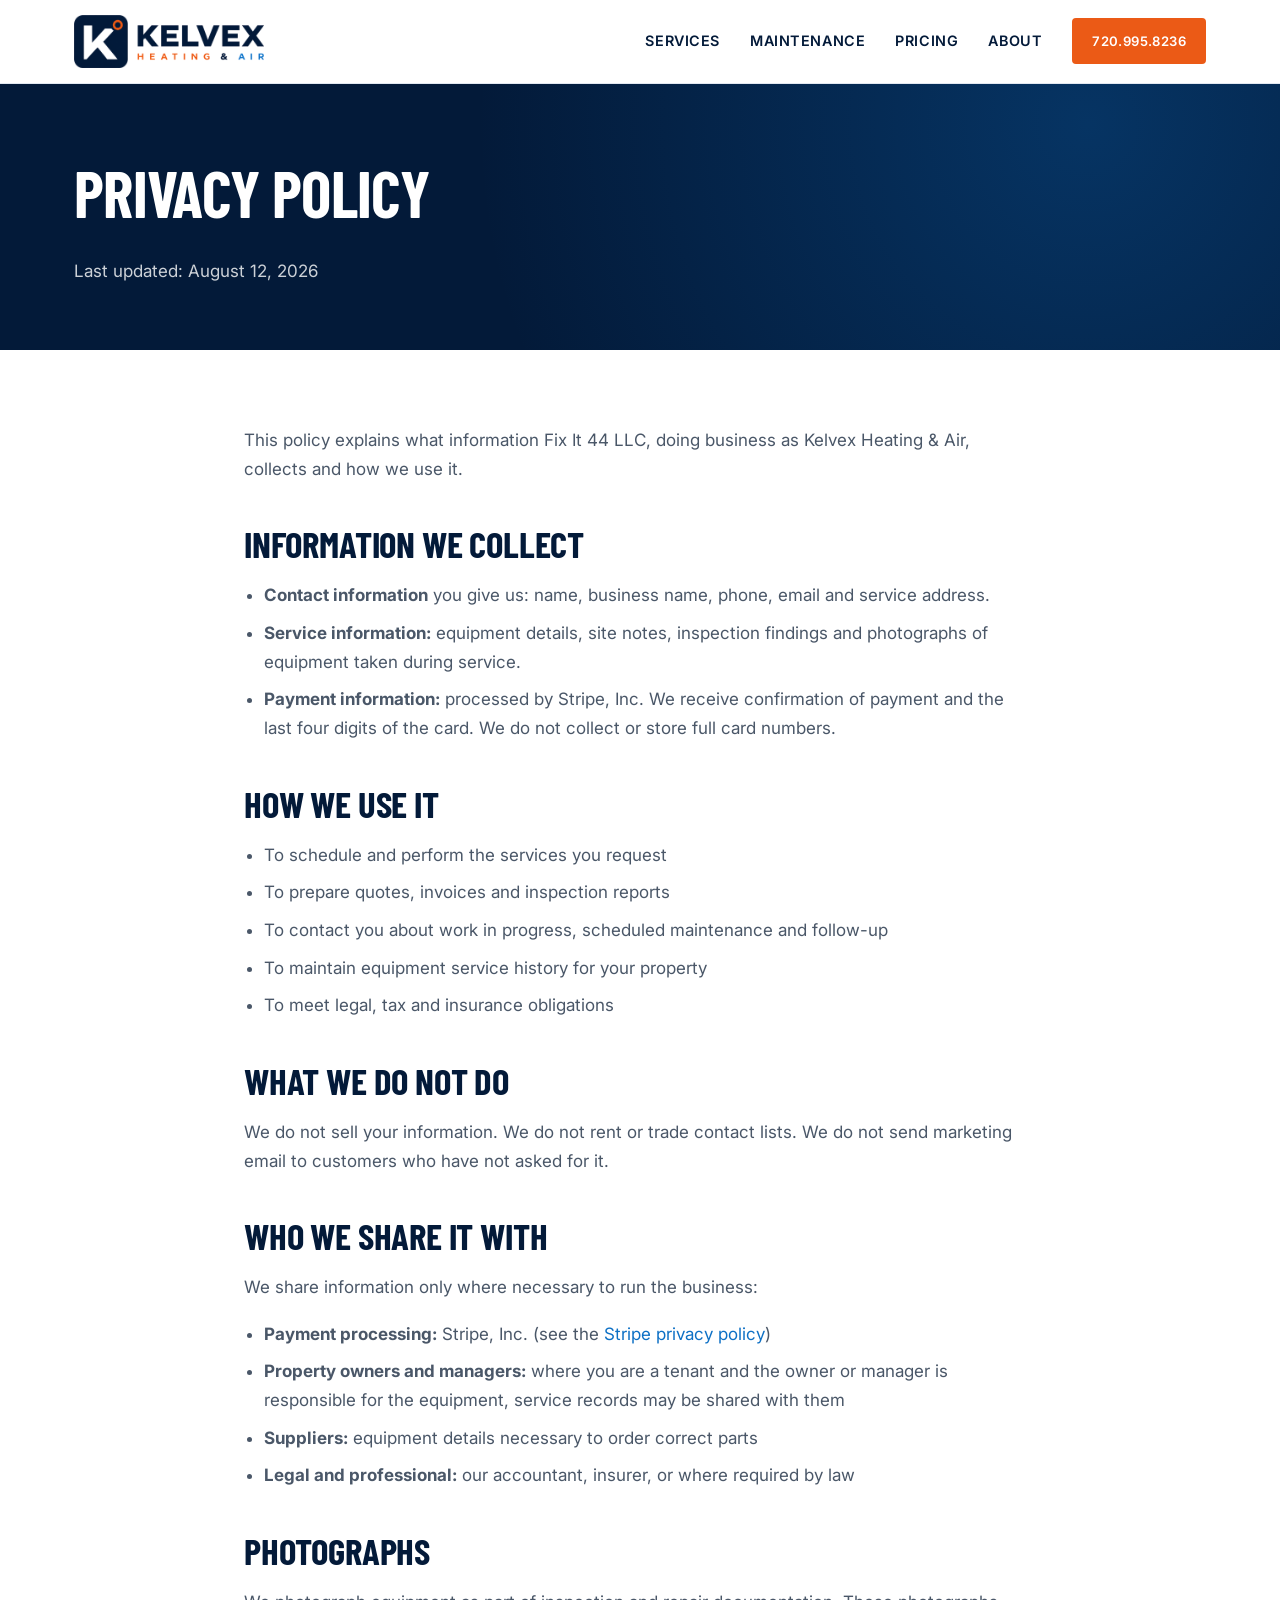
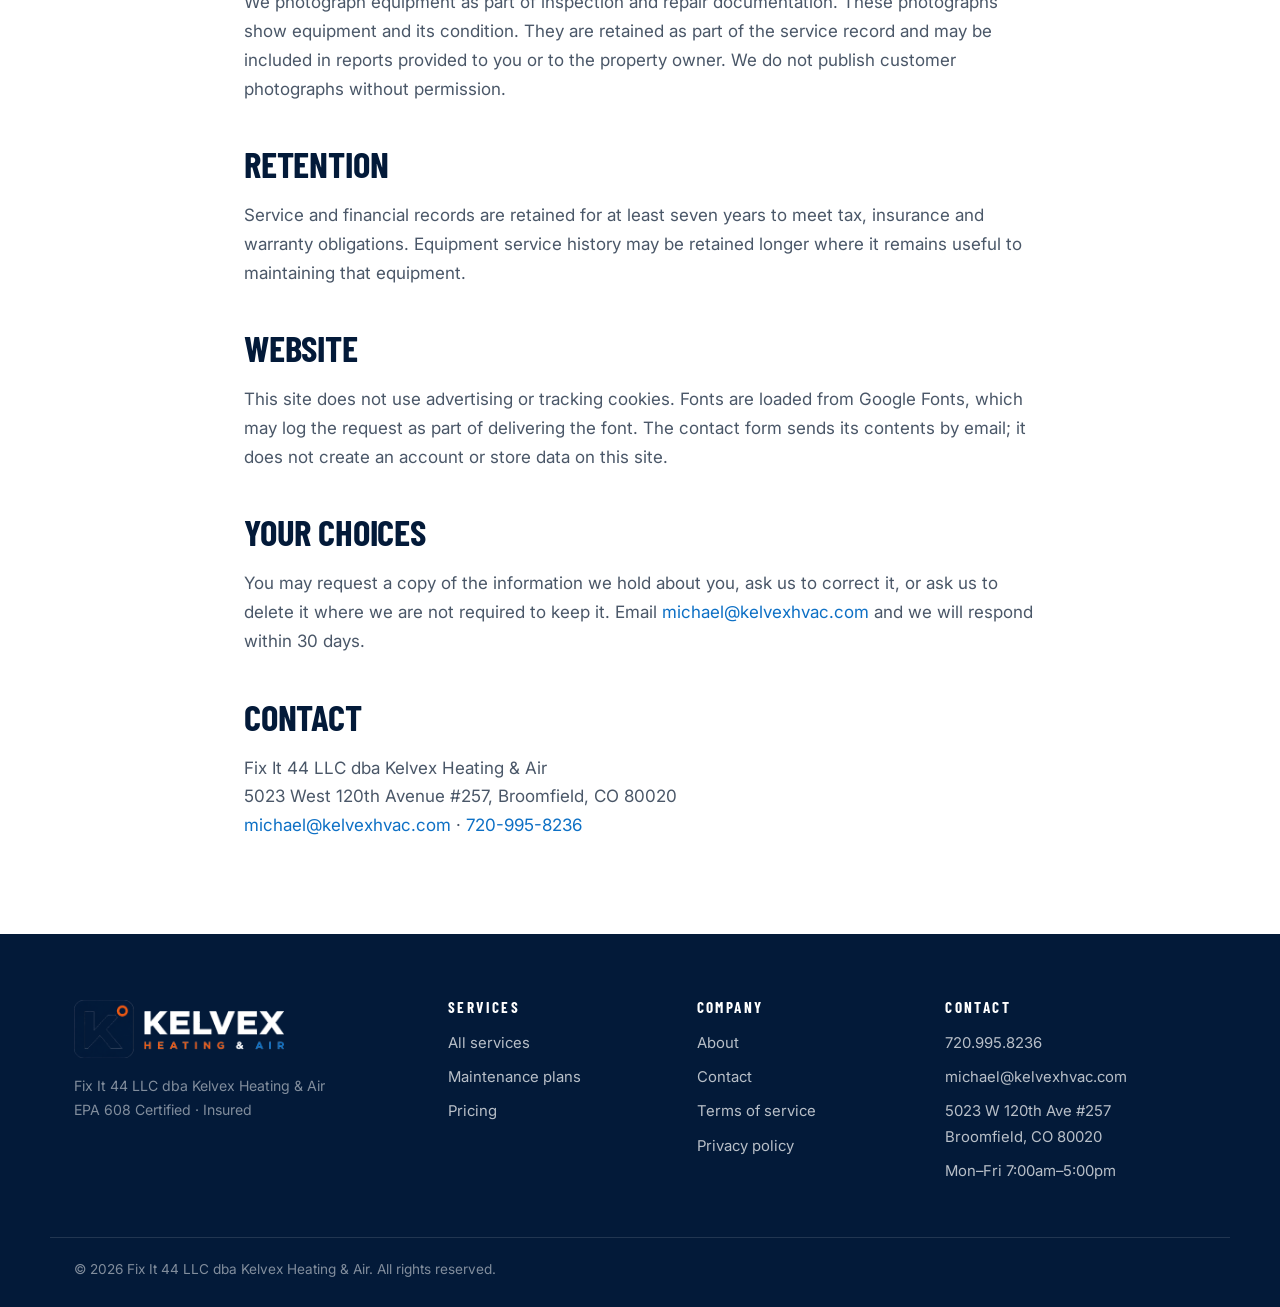
<file: privacy.html>
<!DOCTYPE html>
<html lang="en">
<head>
<meta charset="utf-8">
<meta name="viewport" content="width=device-width, initial-scale=1">
<title>Privacy Policy | Kelvex Heating &amp; Air</title>
<meta name="description" content="Privacy policy for Fix It 44 LLC dba Kelvex Heating & Air: what information we collect, how it is used, payment processing, and data retention.">
<link rel="canonical" href="https://kelvexhvac.com/privacy.html">
<meta name="robots" content="index,follow,max-image-preview:large">
<meta property="og:type" content="website">
<meta property="og:site_name" content="Kelvex Heating &amp; Air">
<meta property="og:title" content="Privacy Policy | Kelvex Heating &amp; Air">
<meta property="og:description" content="Privacy policy for Fix It 44 LLC dba Kelvex Heating & Air: what information we collect, how it is used, payment processing, and data retention.">
<meta property="og:url" content="https://kelvexhvac.com/privacy.html">
<meta property="og:image" content="https://kelvexhvac.comlogo-stacked.png">
<meta name="theme-color" content="#031A39">
<link rel="icon" href="favicon-32.png" sizes="32x32">
<link rel="icon" href="favicon-16.png" sizes="16x16">
<link rel="apple-touch-icon" href="apple-touch-icon.png">
<link rel="stylesheet" href="/styles.css">
<link rel="preconnect" href="https://fonts.googleapis.com">
<link rel="preconnect" href="https://fonts.gstatic.com" crossorigin>
<link href="https://fonts.googleapis.com/css2?family=Barlow+Condensed:ital,wght@0,600;0,700;1,700&family=Inter:wght@400;500;600&display=swap" rel="stylesheet">
</head>
<body>
<a class="skip" href="#main">Skip to content</a>
<header class="site-head">
  <div class="wrap head-inner">
    <a class="brand" href="/" aria-label="Kelvex Heating and Air — home">
      <img src="logo-horizontal.png" alt="Kelvex Heating &amp; Air" width="900" height="249">
    </a>
    <nav class="nav" aria-label="Main">
      <a href="/services.html">Services</a>
      <a href="/maintenance.html">Maintenance</a>
      <a href="/pricing.html">Pricing</a>
      <a href="/about.html">About</a>
      <a class="btn btn-sm" href="tel:+17209958236">720.995.8236</a>
    </nav>
  </div>
</header>
<main id="main">

<section class="page-head">
  <div class="wrap">
    <h1>Privacy policy</h1>
    <p>Last updated: August 12, 2026</p>
  </div>
</section>
<section class="prose">
  <div class="wrap narrow">
    <p>This policy explains what information Fix It 44 LLC, doing business as Kelvex Heating &amp; Air, collects and how we use it.</p>

    <h2>Information we collect</h2>
    <ul>
      <li><strong>Contact information</strong> you give us: name, business name, phone, email and service address.</li>
      <li><strong>Service information:</strong> equipment details, site notes, inspection findings and photographs of equipment taken during service.</li>
      <li><strong>Payment information:</strong> processed by Stripe, Inc. We receive confirmation of payment and the last four digits of the card. We do not collect or store full card numbers.</li>
    </ul>

    <h2>How we use it</h2>
    <ul>
      <li>To schedule and perform the services you request</li>
      <li>To prepare quotes, invoices and inspection reports</li>
      <li>To contact you about work in progress, scheduled maintenance and follow-up</li>
      <li>To maintain equipment service history for your property</li>
      <li>To meet legal, tax and insurance obligations</li>
    </ul>

    <h2>What we do not do</h2>
    <p>We do not sell your information. We do not rent or trade contact lists. We do not send marketing email to customers who have not asked for it.</p>

    <h2>Who we share it with</h2>
    <p>We share information only where necessary to run the business:</p>
    <ul>
      <li><strong>Payment processing:</strong> Stripe, Inc. (see the <a href="https://stripe.com/privacy" rel="nofollow noopener" target="_blank">Stripe privacy policy</a>)</li>
      <li><strong>Property owners and managers:</strong> where you are a tenant and the owner or manager is responsible for the equipment, service records may be shared with them</li>
      <li><strong>Suppliers:</strong> equipment details necessary to order correct parts</li>
      <li><strong>Legal and professional:</strong> our accountant, insurer, or where required by law</li>
    </ul>

    <h2>Photographs</h2>
    <p>We photograph equipment as part of inspection and repair documentation. These photographs show equipment and its condition. They are retained as part of the service record and may be included in reports provided to you or to the property owner. We do not publish customer photographs without permission.</p>

    <h2>Retention</h2>
    <p>Service and financial records are retained for at least seven years to meet tax, insurance and warranty obligations. Equipment service history may be retained longer where it remains useful to maintaining that equipment.</p>

    <h2>Website</h2>
    <p>This site does not use advertising or tracking cookies. Fonts are loaded from Google Fonts, which may log the request as part of delivering the font. The contact form sends its contents by email; it does not create an account or store data on this site.</p>

    <h2>Your choices</h2>
    <p>You may request a copy of the information we hold about you, ask us to correct it, or ask us to delete it where we are not required to keep it. Email <a href="mailto:michael@kelvexhvac.com">michael@kelvexhvac.com</a> and we will respond within 30 days.</p>

    <h2>Contact</h2>
    <p>Fix It 44 LLC dba Kelvex Heating &amp; Air<br>
    5023 West 120th Avenue #257, Broomfield, CO 80020<br>
    <a href="mailto:michael@kelvexhvac.com">michael@kelvexhvac.com</a> · <a href="tel:+17209958236">720-995-8236</a></p>
  </div>
</section>
</main>
<footer class="site-foot">
  <div class="wrap foot-grid">
    <div>
      <img class="foot-logo" src="logo-horizontal-white.png" alt="Kelvex Heating &amp; Air" width="900" height="249">
      <p class="fine">Fix It 44 LLC dba Kelvex Heating &amp; Air<br>EPA 608 Certified · Insured</p>
    </div>
    <div>
      <h3>Services</h3>
      <ul>
        <li><a href="/services.html">All services</a></li>
        <li><a href="/maintenance.html">Maintenance plans</a></li>
        <li><a href="/pricing.html">Pricing</a></li>
      </ul>
    </div>
    <div>
      <h3>Company</h3>
      <ul>
        <li><a href="/about.html">About</a></li>
        <li><a href="/contact.html">Contact</a></li>
        <li><a href="/terms.html">Terms of service</a></li>
        <li><a href="/privacy.html">Privacy policy</a></li>
      </ul>
    </div>
    <div>
      <h3>Contact</h3>
      <ul>
        <li><a href="tel:+17209958236">720.995.8236</a></li>
        <li><a href="mailto:michael@kelvexhvac.com">michael@kelvexhvac.com</a></li>
        <li>5023 W 120th Ave #257<br>Broomfield, CO 80020</li>
        <li>Mon–Fri 7:00am–5:00pm</li>
      </ul>
    </div>
  </div>
  <div class="wrap foot-bar"><p>&copy; <span id="yr">2026</span> Fix It 44 LLC dba Kelvex Heating &amp; Air. All rights reserved.</p></div>
</footer>
<script>document.getElementById('yr').textContent=new Date().getFullYear();</script>
</body>
</html>
</file>
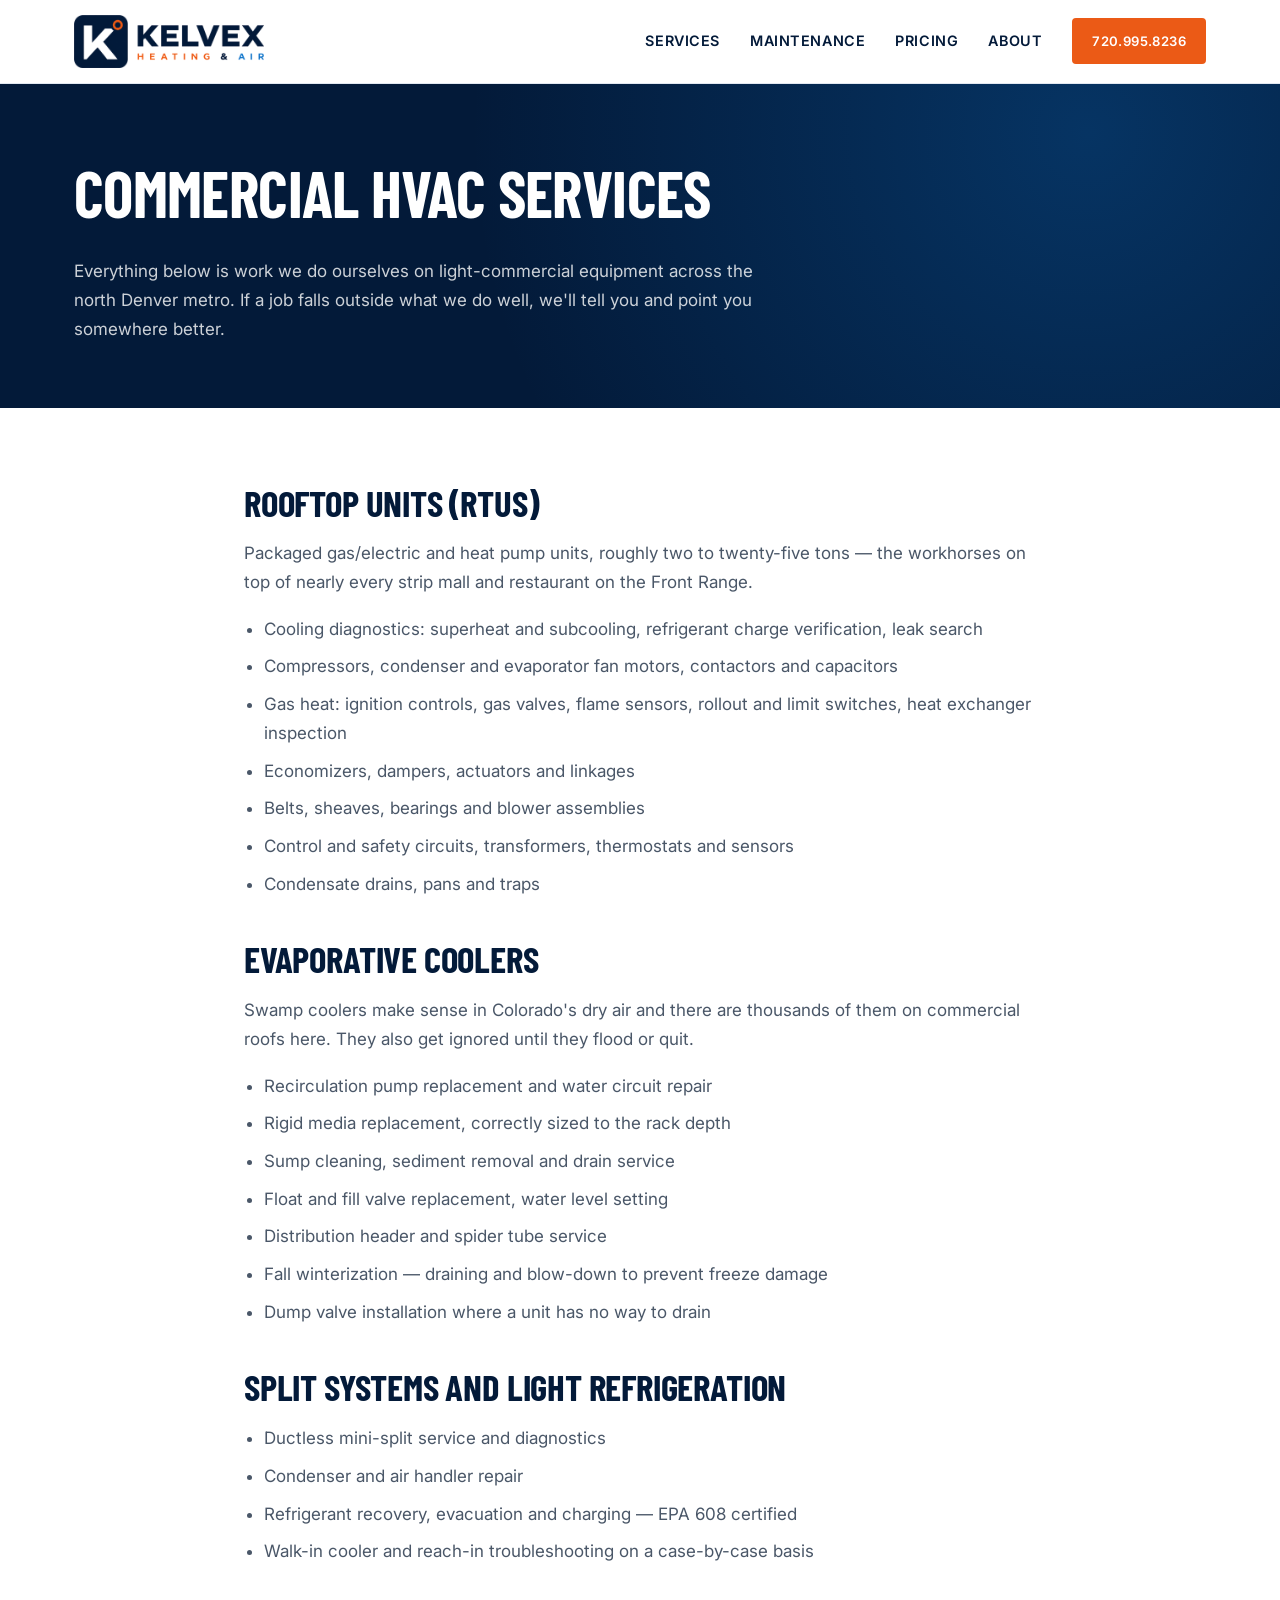
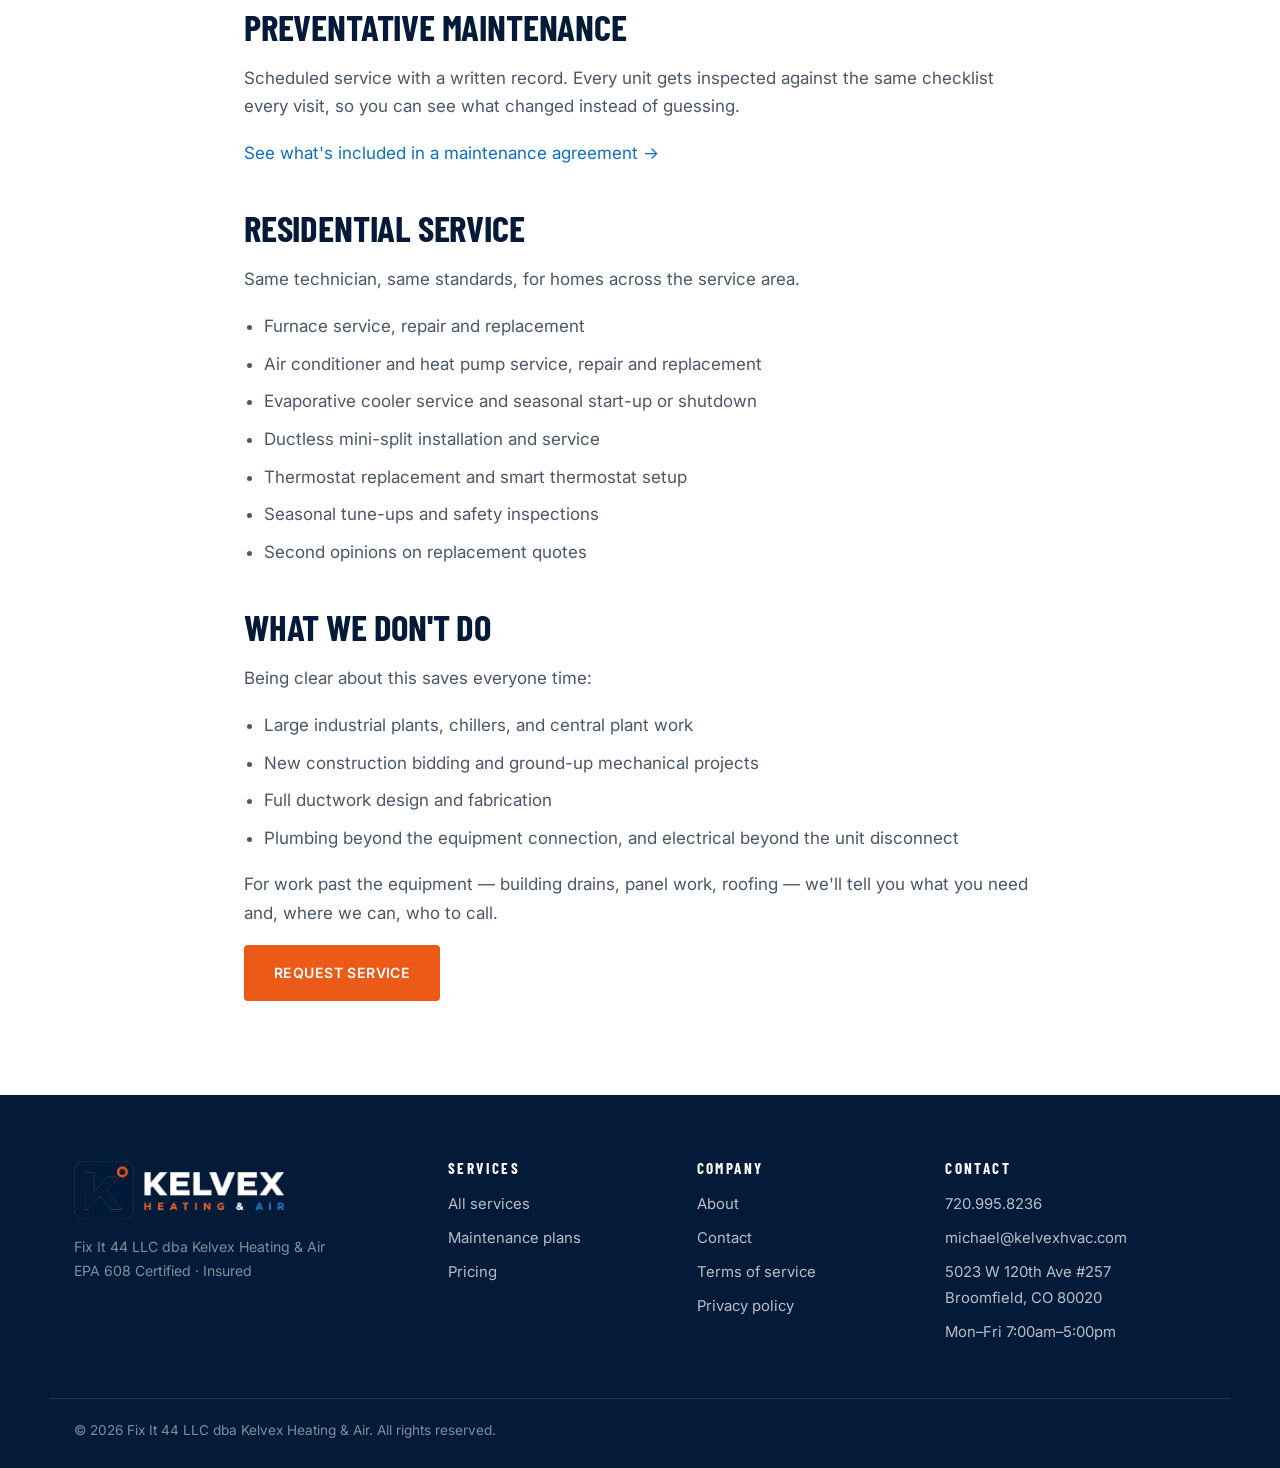
<file: services.html>
<!DOCTYPE html>
<html lang="en">
<head>
<meta charset="utf-8">
<meta name="viewport" content="width=device-width, initial-scale=1">
<title>Commercial HVAC Services | Kelvex Heating &amp; Air</title>
<meta name="description" content="Rooftop unit repair, evaporative cooler service, and preventative maintenance for light-commercial buildings in the Denver metro.">
<link rel="canonical" href="https://kelvexhvac.com/services.html">
<meta name="robots" content="index,follow,max-image-preview:large">
<meta property="og:type" content="website">
<meta property="og:site_name" content="Kelvex Heating &amp; Air">
<meta property="og:title" content="Commercial HVAC Services | Kelvex Heating &amp; Air">
<meta property="og:description" content="Rooftop unit repair, evaporative cooler service, and preventative maintenance for light-commercial buildings in the Denver metro.">
<meta property="og:url" content="https://kelvexhvac.com/services.html">
<meta property="og:image" content="https://kelvexhvac.comlogo-stacked.png">
<meta name="theme-color" content="#031A39">
<link rel="icon" href="favicon-32.png" sizes="32x32">
<link rel="icon" href="favicon-16.png" sizes="16x16">
<link rel="apple-touch-icon" href="apple-touch-icon.png">
<link rel="stylesheet" href="/styles.css">
<link rel="preconnect" href="https://fonts.googleapis.com">
<link rel="preconnect" href="https://fonts.gstatic.com" crossorigin>
<link href="https://fonts.googleapis.com/css2?family=Barlow+Condensed:ital,wght@0,600;0,700;1,700&family=Inter:wght@400;500;600&display=swap" rel="stylesheet">
</head>
<body>
<a class="skip" href="#main">Skip to content</a>
<header class="site-head">
  <div class="wrap head-inner">
    <a class="brand" href="/" aria-label="Kelvex Heating and Air — home">
      <img src="logo-horizontal.png" alt="Kelvex Heating &amp; Air" width="900" height="249">
    </a>
    <nav class="nav" aria-label="Main">
      <a href="/services.html">Services</a>
      <a href="/maintenance.html">Maintenance</a>
      <a href="/pricing.html">Pricing</a>
      <a href="/about.html">About</a>
      <a class="btn btn-sm" href="tel:+17209958236">720.995.8236</a>
    </nav>
  </div>
</header>
<main id="main">

<section class="page-head">
  <div class="wrap">
    <h1>Commercial HVAC services</h1>
    <p>Everything below is work we do ourselves on light-commercial equipment across the north Denver metro. If a job falls outside what we do well, we'll tell you and point you somewhere better.</p>
  </div>
</section>
<section class="prose">
  <div class="wrap narrow">
    <h2>Rooftop units (RTUs)</h2>
    <p>Packaged gas/electric and heat pump units, roughly two to twenty-five tons — the workhorses on top of nearly every strip mall and restaurant on the Front Range.</p>
    <ul>
      <li>Cooling diagnostics: superheat and subcooling, refrigerant charge verification, leak search</li>
      <li>Compressors, condenser and evaporator fan motors, contactors and capacitors</li>
      <li>Gas heat: ignition controls, gas valves, flame sensors, rollout and limit switches, heat exchanger inspection</li>
      <li>Economizers, dampers, actuators and linkages</li>
      <li>Belts, sheaves, bearings and blower assemblies</li>
      <li>Control and safety circuits, transformers, thermostats and sensors</li>
      <li>Condensate drains, pans and traps</li>
    </ul>

    <h2>Evaporative coolers</h2>
    <p>Swamp coolers make sense in Colorado's dry air and there are thousands of them on commercial roofs here. They also get ignored until they flood or quit.</p>
    <ul>
      <li>Recirculation pump replacement and water circuit repair</li>
      <li>Rigid media replacement, correctly sized to the rack depth</li>
      <li>Sump cleaning, sediment removal and drain service</li>
      <li>Float and fill valve replacement, water level setting</li>
      <li>Distribution header and spider tube service</li>
      <li>Fall winterization — draining and blow-down to prevent freeze damage</li>
      <li>Dump valve installation where a unit has no way to drain</li>
    </ul>

    <h2>Split systems and light refrigeration</h2>
    <ul>
      <li>Ductless mini-split service and diagnostics</li>
      <li>Condenser and air handler repair</li>
      <li>Refrigerant recovery, evacuation and charging — EPA 608 certified</li>
      <li>Walk-in cooler and reach-in troubleshooting on a case-by-case basis</li>
    </ul>

    <h2>Preventative maintenance</h2>
    <p>Scheduled service with a written record. Every unit gets inspected against the same checklist every visit, so you can see what changed instead of guessing.</p>
    <p><a href="/maintenance.html">See what's included in a maintenance agreement →</a></p>

    <h2>Residential service</h2>
    <p>Same technician, same standards, for homes across the service area.</p>
    <ul>
      <li>Furnace service, repair and replacement</li>
      <li>Air conditioner and heat pump service, repair and replacement</li>
      <li>Evaporative cooler service and seasonal start-up or shutdown</li>
      <li>Ductless mini-split installation and service</li>
      <li>Thermostat replacement and smart thermostat setup</li>
      <li>Seasonal tune-ups and safety inspections</li>
      <li>Second opinions on replacement quotes</li>
    </ul>

    <h2>What we don't do</h2>
    <p>Being clear about this saves everyone time:</p>
    <ul>
      <li>Large industrial plants, chillers, and central plant work</li>
      <li>New construction bidding and ground-up mechanical projects</li>
      <li>Full ductwork design and fabrication</li>
      <li>Plumbing beyond the equipment connection, and electrical beyond the unit disconnect</li>
    </ul>
    <p>For work past the equipment — building drains, panel work, roofing — we'll tell you what you need and, where we can, who to call.</p>

    <p><a class="btn" href="/contact.html">Request service</a></p>
  </div>
</section>
</main>
<footer class="site-foot">
  <div class="wrap foot-grid">
    <div>
      <img class="foot-logo" src="logo-horizontal-white.png" alt="Kelvex Heating &amp; Air" width="900" height="249">
      <p class="fine">Fix It 44 LLC dba Kelvex Heating &amp; Air<br>EPA 608 Certified · Insured</p>
    </div>
    <div>
      <h3>Services</h3>
      <ul>
        <li><a href="/services.html">All services</a></li>
        <li><a href="/maintenance.html">Maintenance plans</a></li>
        <li><a href="/pricing.html">Pricing</a></li>
      </ul>
    </div>
    <div>
      <h3>Company</h3>
      <ul>
        <li><a href="/about.html">About</a></li>
        <li><a href="/contact.html">Contact</a></li>
        <li><a href="/terms.html">Terms of service</a></li>
        <li><a href="/privacy.html">Privacy policy</a></li>
      </ul>
    </div>
    <div>
      <h3>Contact</h3>
      <ul>
        <li><a href="tel:+17209958236">720.995.8236</a></li>
        <li><a href="mailto:michael@kelvexhvac.com">michael@kelvexhvac.com</a></li>
        <li>5023 W 120th Ave #257<br>Broomfield, CO 80020</li>
        <li>Mon–Fri 7:00am–5:00pm</li>
      </ul>
    </div>
  </div>
  <div class="wrap foot-bar"><p>&copy; <span id="yr">2026</span> Fix It 44 LLC dba Kelvex Heating &amp; Air. All rights reserved.</p></div>
</footer>
<script>document.getElementById('yr').textContent=new Date().getFullYear();</script>
</body>
</html>
</file>
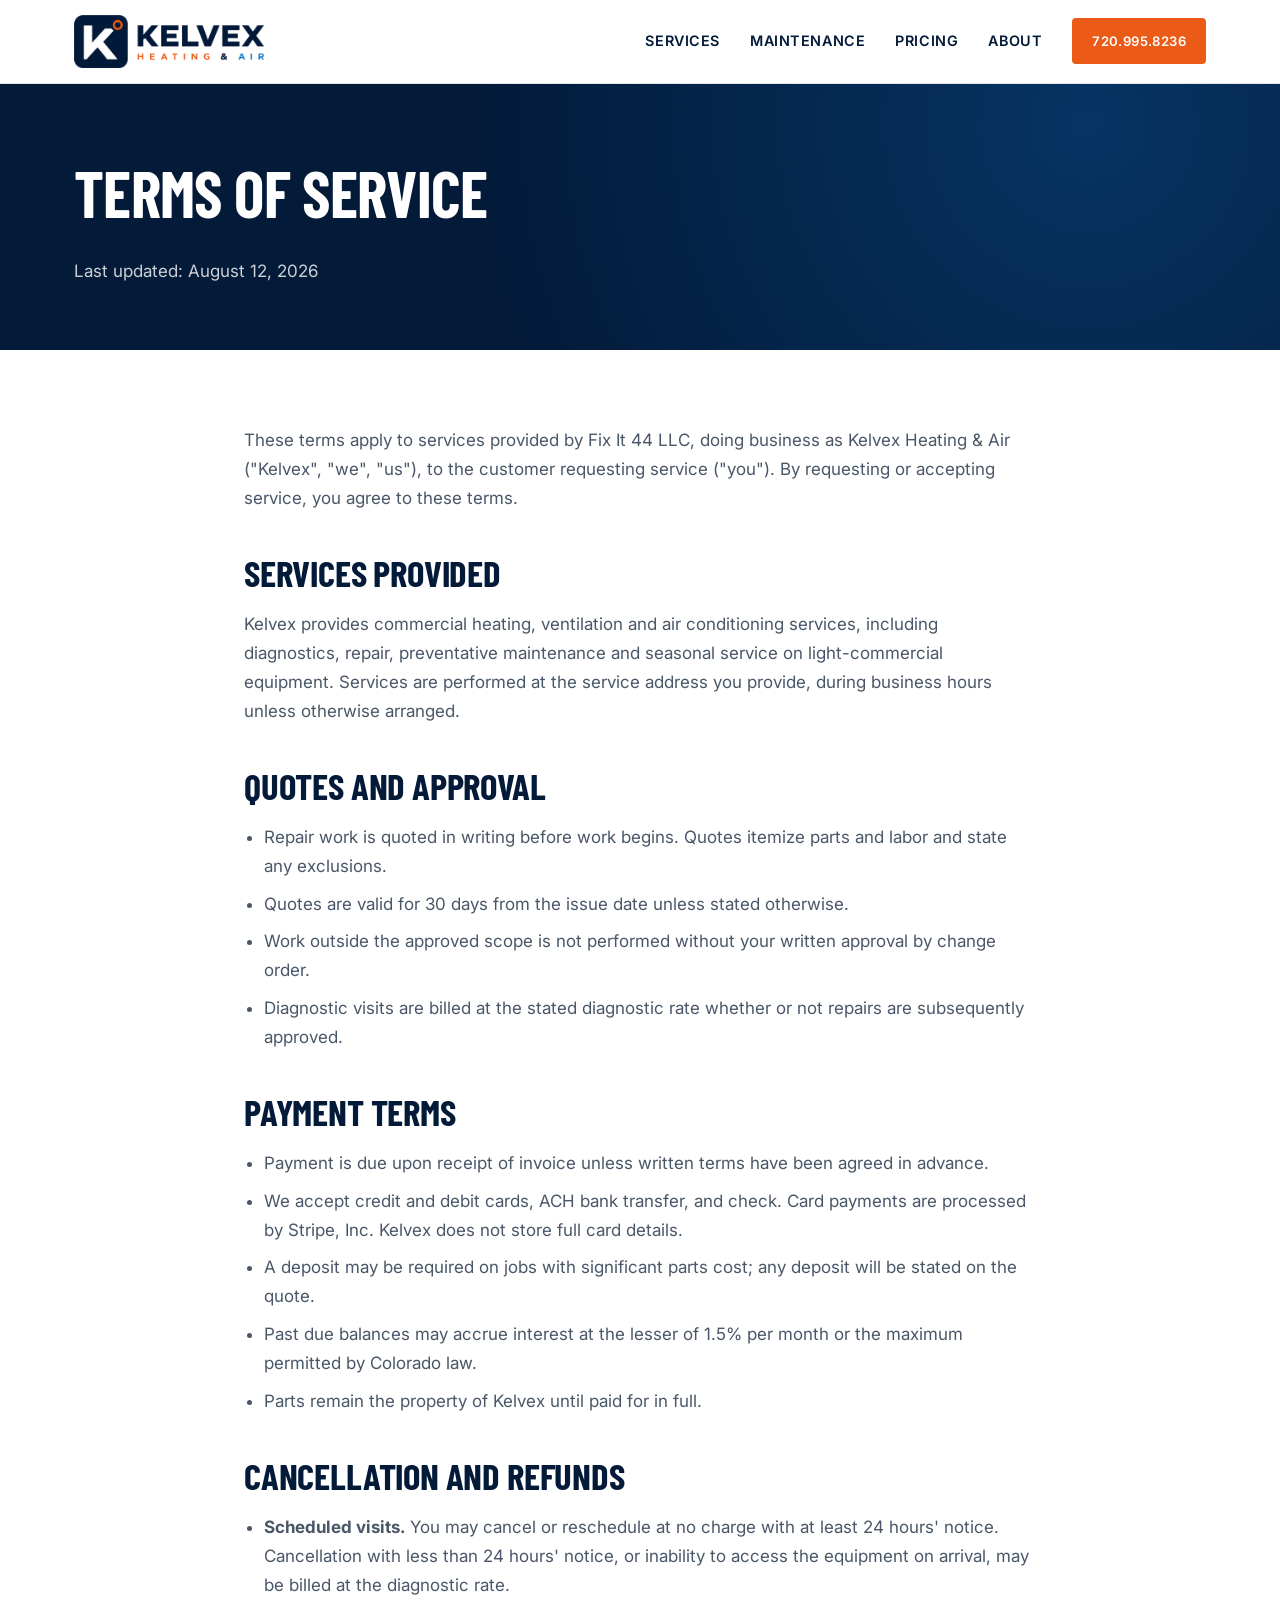
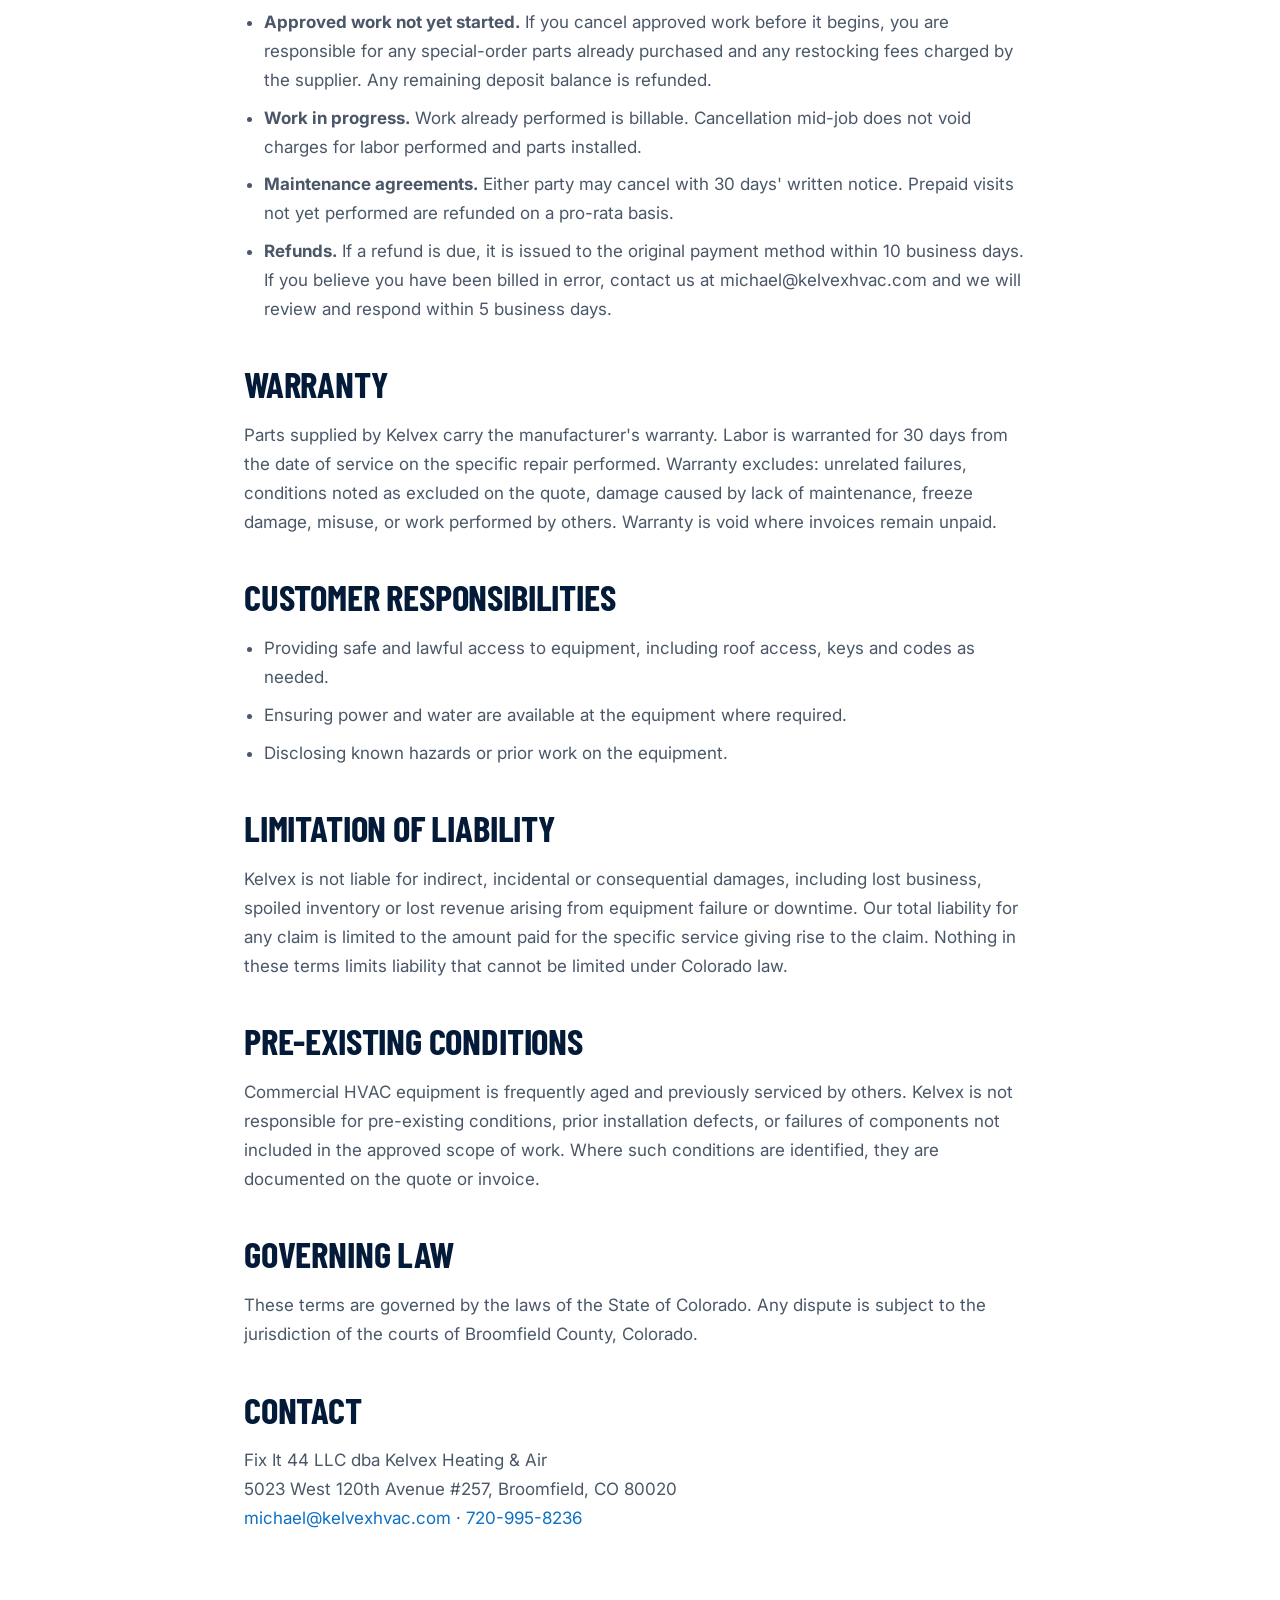
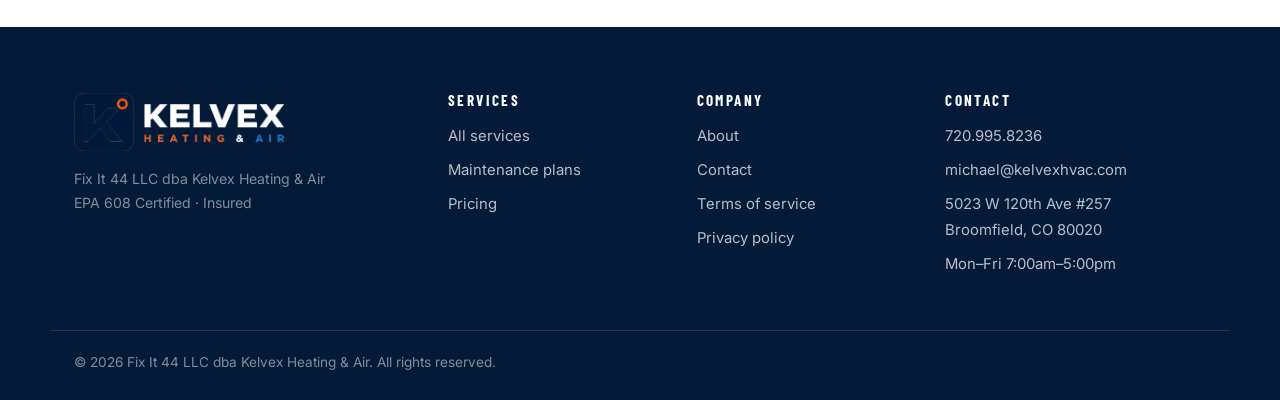
<file: terms.html>
<!DOCTYPE html>
<html lang="en">
<head>
<meta charset="utf-8">
<meta name="viewport" content="width=device-width, initial-scale=1">
<title>Terms of Service | Kelvex Heating &amp; Air</title>
<meta name="description" content="Terms of service for Fix It 44 LLC dba Kelvex Heating & Air, including quotes, payment terms, cancellation and refund policy, and warranty.">
<link rel="canonical" href="https://kelvexhvac.com/terms.html">
<meta name="robots" content="index,follow,max-image-preview:large">
<meta property="og:type" content="website">
<meta property="og:site_name" content="Kelvex Heating &amp; Air">
<meta property="og:title" content="Terms of Service | Kelvex Heating &amp; Air">
<meta property="og:description" content="Terms of service for Fix It 44 LLC dba Kelvex Heating & Air, including quotes, payment terms, cancellation and refund policy, and warranty.">
<meta property="og:url" content="https://kelvexhvac.com/terms.html">
<meta property="og:image" content="https://kelvexhvac.comlogo-stacked.png">
<meta name="theme-color" content="#031A39">
<link rel="icon" href="favicon-32.png" sizes="32x32">
<link rel="icon" href="favicon-16.png" sizes="16x16">
<link rel="apple-touch-icon" href="apple-touch-icon.png">
<link rel="stylesheet" href="/styles.css">
<link rel="preconnect" href="https://fonts.googleapis.com">
<link rel="preconnect" href="https://fonts.gstatic.com" crossorigin>
<link href="https://fonts.googleapis.com/css2?family=Barlow+Condensed:ital,wght@0,600;0,700;1,700&family=Inter:wght@400;500;600&display=swap" rel="stylesheet">
</head>
<body>
<a class="skip" href="#main">Skip to content</a>
<header class="site-head">
  <div class="wrap head-inner">
    <a class="brand" href="/" aria-label="Kelvex Heating and Air — home">
      <img src="logo-horizontal.png" alt="Kelvex Heating &amp; Air" width="900" height="249">
    </a>
    <nav class="nav" aria-label="Main">
      <a href="/services.html">Services</a>
      <a href="/maintenance.html">Maintenance</a>
      <a href="/pricing.html">Pricing</a>
      <a href="/about.html">About</a>
      <a class="btn btn-sm" href="tel:+17209958236">720.995.8236</a>
    </nav>
  </div>
</header>
<main id="main">

<section class="page-head">
  <div class="wrap">
    <h1>Terms of service</h1>
    <p>Last updated: August 12, 2026</p>
  </div>
</section>
<section class="prose">
  <div class="wrap narrow">
    <p>These terms apply to services provided by Fix It 44 LLC, doing business as Kelvex Heating &amp; Air ("Kelvex", "we", "us"), to the customer requesting service ("you"). By requesting or accepting service, you agree to these terms.</p>

    <h2>Services provided</h2>
    <p>Kelvex provides commercial heating, ventilation and air conditioning services, including diagnostics, repair, preventative maintenance and seasonal service on light-commercial equipment. Services are performed at the service address you provide, during business hours unless otherwise arranged.</p>

    <h2>Quotes and approval</h2>
    <ul>
      <li>Repair work is quoted in writing before work begins. Quotes itemize parts and labor and state any exclusions.</li>
      <li>Quotes are valid for 30 days from the issue date unless stated otherwise.</li>
      <li>Work outside the approved scope is not performed without your written approval by change order.</li>
      <li>Diagnostic visits are billed at the stated diagnostic rate whether or not repairs are subsequently approved.</li>
    </ul>

    <h2>Payment terms</h2>
    <ul>
      <li>Payment is due upon receipt of invoice unless written terms have been agreed in advance.</li>
      <li>We accept credit and debit cards, ACH bank transfer, and check. Card payments are processed by Stripe, Inc. Kelvex does not store full card details.</li>
      <li>A deposit may be required on jobs with significant parts cost; any deposit will be stated on the quote.</li>
      <li>Past due balances may accrue interest at the lesser of 1.5% per month or the maximum permitted by Colorado law.</li>
      <li>Parts remain the property of Kelvex until paid for in full.</li>
    </ul>

    <h2>Cancellation and refunds</h2>
    <ul>
      <li><strong>Scheduled visits.</strong> You may cancel or reschedule at no charge with at least 24 hours' notice. Cancellation with less than 24 hours' notice, or inability to access the equipment on arrival, may be billed at the diagnostic rate.</li>
      <li><strong>Approved work not yet started.</strong> If you cancel approved work before it begins, you are responsible for any special-order parts already purchased and any restocking fees charged by the supplier. Any remaining deposit balance is refunded.</li>
      <li><strong>Work in progress.</strong> Work already performed is billable. Cancellation mid-job does not void charges for labor performed and parts installed.</li>
      <li><strong>Maintenance agreements.</strong> Either party may cancel with 30 days' written notice. Prepaid visits not yet performed are refunded on a pro-rata basis.</li>
      <li><strong>Refunds.</strong> If a refund is due, it is issued to the original payment method within 10 business days. If you believe you have been billed in error, contact us at michael@kelvexhvac.com and we will review and respond within 5 business days.</li>
    </ul>

    <h2>Warranty</h2>
    <p>Parts supplied by Kelvex carry the manufacturer's warranty. Labor is warranted for 30 days from the date of service on the specific repair performed. Warranty excludes: unrelated failures, conditions noted as excluded on the quote, damage caused by lack of maintenance, freeze damage, misuse, or work performed by others. Warranty is void where invoices remain unpaid.</p>

    <h2>Customer responsibilities</h2>
    <ul>
      <li>Providing safe and lawful access to equipment, including roof access, keys and codes as needed.</li>
      <li>Ensuring power and water are available at the equipment where required.</li>
      <li>Disclosing known hazards or prior work on the equipment.</li>
    </ul>

    <h2>Limitation of liability</h2>
    <p>Kelvex is not liable for indirect, incidental or consequential damages, including lost business, spoiled inventory or lost revenue arising from equipment failure or downtime. Our total liability for any claim is limited to the amount paid for the specific service giving rise to the claim. Nothing in these terms limits liability that cannot be limited under Colorado law.</p>

    <h2>Pre-existing conditions</h2>
    <p>Commercial HVAC equipment is frequently aged and previously serviced by others. Kelvex is not responsible for pre-existing conditions, prior installation defects, or failures of components not included in the approved scope of work. Where such conditions are identified, they are documented on the quote or invoice.</p>

    <h2>Governing law</h2>
    <p>These terms are governed by the laws of the State of Colorado. Any dispute is subject to the jurisdiction of the courts of Broomfield County, Colorado.</p>

    <h2>Contact</h2>
    <p>Fix It 44 LLC dba Kelvex Heating &amp; Air<br>
    5023 West 120th Avenue #257, Broomfield, CO 80020<br>
    <a href="mailto:michael@kelvexhvac.com">michael@kelvexhvac.com</a> · <a href="tel:+17209958236">720-995-8236</a></p>
  </div>
</section>
</main>
<footer class="site-foot">
  <div class="wrap foot-grid">
    <div>
      <img class="foot-logo" src="logo-horizontal-white.png" alt="Kelvex Heating &amp; Air" width="900" height="249">
      <p class="fine">Fix It 44 LLC dba Kelvex Heating &amp; Air<br>EPA 608 Certified · Insured</p>
    </div>
    <div>
      <h3>Services</h3>
      <ul>
        <li><a href="/services.html">All services</a></li>
        <li><a href="/maintenance.html">Maintenance plans</a></li>
        <li><a href="/pricing.html">Pricing</a></li>
      </ul>
    </div>
    <div>
      <h3>Company</h3>
      <ul>
        <li><a href="/about.html">About</a></li>
        <li><a href="/contact.html">Contact</a></li>
        <li><a href="/terms.html">Terms of service</a></li>
        <li><a href="/privacy.html">Privacy policy</a></li>
      </ul>
    </div>
    <div>
      <h3>Contact</h3>
      <ul>
        <li><a href="tel:+17209958236">720.995.8236</a></li>
        <li><a href="mailto:michael@kelvexhvac.com">michael@kelvexhvac.com</a></li>
        <li>5023 W 120th Ave #257<br>Broomfield, CO 80020</li>
        <li>Mon–Fri 7:00am–5:00pm</li>
      </ul>
    </div>
  </div>
  <div class="wrap foot-bar"><p>&copy; <span id="yr">2026</span> Fix It 44 LLC dba Kelvex Heating &amp; Air. All rights reserved.</p></div>
</footer>
<script>document.getElementById('yr').textContent=new Date().getFullYear();</script>
</body>
</html>
</file>
<file: styles.css>
:root{
  --navy:#031A39;
  --navy-2:#072750;
  --navy-3:#0B3468;
  --orange:#EB5A16;
  --orange-2:#FF7A3C;
  --blue:#0D70C5;
  --blue-2:#4BA3F0;
  --body:#4A5768;
  --line:#E2E8F1;
  --bg:#FFFFFF;
  --tint:#F5F8FC;
  --wrap:1180px;
}
*{box-sizing:border-box}
html{-webkit-text-size-adjust:100%;scroll-behavior:smooth}
body{
  margin:0;background:var(--bg);color:var(--body);
  font-family:Inter,system-ui,-apple-system,"Segoe UI",Roboto,Arial,sans-serif;
  font-size:17px;line-height:1.7;-webkit-font-smoothing:antialiased;overflow-x:hidden;
}
h1,h2,h3,.display,.stat strong,.read-val,.svc-num,.step-n{
  font-family:"Barlow Condensed",Impact,"Arial Narrow",sans-serif;
  color:var(--navy);line-height:1.02;margin:0 0 .5em;text-transform:uppercase;font-weight:700;
}
h1{font-size:clamp(3rem,6.6vw,5.5rem);letter-spacing:-.01em}
h2,.display{font-size:clamp(2.2rem,4.4vw,3.6rem);letter-spacing:-.005em}
h3{font-size:1.3rem;letter-spacing:.01em}
em{font-style:italic;color:var(--orange);font-weight:700}
p{margin:0 0 1.1rem}
a{color:var(--blue);text-decoration:none}
a:hover{color:var(--orange)}
img{max-width:100%;height:auto}
.wrap{width:100%;max-width:var(--wrap);margin:0 auto;padding:0 24px}
.skip{position:absolute;left:-9999px}
.skip:focus{left:8px;top:8px;z-index:99;background:#fff;padding:10px 16px;border:2px solid var(--orange)}
:focus-visible{outline:3px solid var(--orange);outline-offset:3px}

/* ---------- header ---------- */
.site-head{position:sticky;top:0;z-index:60;background:rgba(255,255,255,.94);
  backdrop-filter:saturate(180%) blur(12px);border-bottom:1px solid var(--line)}
.head-inner{display:flex;align-items:center;justify-content:space-between;gap:24px;
  padding-top:15px;padding-bottom:15px}
.brand img{width:190px;height:auto;display:block}
.nav{display:flex;align-items:center;gap:30px}
.nav a:not(.btn){color:var(--navy);font-weight:600;font-size:.9rem;letter-spacing:.04em;
  text-transform:uppercase;position:relative;padding:4px 0}
.nav a:not(.btn)::after{content:"";position:absolute;left:0;bottom:0;width:0;height:2px;
  background:var(--orange);transition:width .22s ease}
.nav a:not(.btn):hover::after{width:100%}

/* ---------- buttons ---------- */
.btn{display:inline-block;background:var(--orange);color:#fff;font-weight:600;
  padding:14px 28px;border:2px solid var(--orange);border-radius:4px;letter-spacing:.03em;
  text-transform:uppercase;font-size:.88rem;transition:transform .16s ease,background .16s ease,box-shadow .16s ease}
.btn:hover{background:#cf4a0d;border-color:#cf4a0d;color:#fff;transform:translateY(-2px);
  box-shadow:0 10px 24px -10px rgba(235,90,22,.7)}
.btn-lg{padding:17px 34px;font-size:.95rem}
.btn-sm{padding:10px 18px;font-size:.82rem}
.btn-ghost{background:transparent;color:var(--navy);border-color:rgba(3,26,57,.28)}
.btn-ghost:hover{background:var(--navy);border-color:var(--navy);color:#fff;box-shadow:none}
.btn-light{background:#fff;color:var(--navy);border-color:#fff}
.btn-light:hover{background:#fff;color:var(--orange);border-color:#fff;box-shadow:0 10px 24px -10px rgba(0,0,0,.5)}
.btn-ghost-light{background:transparent;color:#fff;border-color:rgba(255,255,255,.4)}
.btn-ghost-light:hover{background:#fff;color:var(--navy);border-color:#fff;box-shadow:none}

/* ---------- eyebrow / kicker ---------- */
.eyebrow,.kicker{font-family:"Barlow Condensed",sans-serif;text-transform:uppercase;
  letter-spacing:.22em;font-weight:600;font-size:.95rem;color:var(--orange);margin-bottom:1rem;
  display:flex;align-items:center;gap:10px}
.kicker{display:block;margin-bottom:.9rem}
.kicker-light{color:var(--orange-2)}
.dot{width:8px;height:8px;background:var(--orange);border-radius:50%;display:inline-block;
  box-shadow:0 0 0 4px rgba(235,90,22,.18)}

/* ---------- hero ---------- */
.hero{position:relative;padding:96px 0 104px;overflow:hidden;
  background:linear-gradient(160deg,#F8FBFE 0%,#E9F1FA 55%,#DFEBF7 100%);
  border-bottom:1px solid var(--line)}
.hero-bg{position:absolute;inset:0;pointer-events:none;
  background-image:linear-gradient(rgba(3,26,57,.045) 1px,transparent 1px),
                   linear-gradient(90deg,rgba(3,26,57,.045) 1px,transparent 1px);
  background-size:52px 52px;
  -webkit-mask-image:radial-gradient(ellipse 80% 70% at 30% 40%,#000 30%,transparent 78%);
  mask-image:radial-gradient(ellipse 80% 70% at 30% 40%,#000 30%,transparent 78%)}
.hero-grid{position:relative;display:grid;grid-template-columns:1.32fr .68fr;gap:60px;align-items:center}
.hero h1{margin-bottom:.35em}
.lede{font-size:1.16rem;max-width:56ch}
.hero-cta{display:flex;gap:14px;flex-wrap:wrap;margin-top:30px}
.hero-badges{display:flex;flex-wrap:wrap;gap:10px 12px;margin-top:32px}
.hero-badges span{font-size:.8rem;font-weight:600;color:var(--navy);background:rgba(255,255,255,.85);
  border:1px solid var(--line);padding:7px 14px;border-radius:999px;letter-spacing:.03em}

/* hero panel */
.hero-panel{background:var(--navy);border-radius:8px;padding:26px;color:#fff;
  box-shadow:0 30px 60px -28px rgba(3,26,57,.6);border:1px solid rgba(255,255,255,.08)}
.panel-head{display:flex;justify-content:space-between;align-items:center;
  padding-bottom:14px;border-bottom:1px solid rgba(255,255,255,.14)}
.panel-tag{font-family:"Barlow Condensed",sans-serif;text-transform:uppercase;letter-spacing:.18em;
  font-size:.78rem;color:var(--orange-2);font-weight:600}
.panel-unit{font-size:.78rem;color:rgba(255,255,255,.55);font-weight:600;letter-spacing:.08em}
.readout{display:grid;grid-template-columns:1fr 1fr;gap:12px;padding:20px 0 6px}
.read-label{display:block;font-size:.72rem;text-transform:uppercase;letter-spacing:.14em;
  color:rgba(255,255,255,.55);margin-bottom:2px}
.read-val{display:block;font-size:2.9rem;line-height:1;margin:0}
.read-warm{color:var(--orange-2)}
.read-cool{color:var(--blue-2)}
.read-val sup{font-size:.44em;top:-.62em}
.delta{display:flex;justify-content:space-between;align-items:center;
  padding:12px 0;margin-bottom:6px;border-top:1px solid rgba(255,255,255,.14);
  border-bottom:1px solid rgba(255,255,255,.14)}
.delta span{font-size:.75rem;text-transform:uppercase;letter-spacing:.14em;color:rgba(255,255,255,.55)}
.delta strong{font-family:"Barlow Condensed",sans-serif;font-size:1.5rem;color:#fff}
.panel-list{list-style:none;padding:0;margin:14px 0 0;font-size:.87rem}
.panel-list li{display:flex;align-items:center;gap:10px;padding:5px 0;color:rgba(255,255,255,.82)}
.ok,.warn{width:7px;height:7px;border-radius:50%;flex:0 0 7px}
.ok{background:#3DD68C}
.warn{background:var(--orange-2)}
.panel-foot{margin:16px 0 0;padding-top:14px;border-top:1px solid rgba(255,255,255,.14);
  font-size:.78rem;color:rgba(255,255,255,.5)}

/* ---------- marquee ---------- */
.marquee{background:var(--navy);overflow:hidden;padding:15px 0;white-space:nowrap}
.marquee-track{display:inline-flex;align-items:center;gap:26px;
  animation:slide 34s linear infinite;will-change:transform}
.marquee span{font-family:"Barlow Condensed",sans-serif;text-transform:uppercase;
  letter-spacing:.14em;font-size:1.02rem;font-weight:600;color:rgba(255,255,255,.82)}
.marquee .sep{color:var(--orange);font-size:.6rem}
@keyframes slide{from{transform:translateX(0)}to{transform:translateX(-50%)}}

/* ---------- bands ---------- */
.band{padding:104px 0}
.band-tint{background:var(--tint);border-top:1px solid var(--line);border-bottom:1px solid var(--line)}
.band-dark{background:var(--navy);color:rgba(255,255,255,.8);position:relative;overflow:hidden}
.band-dark::before{content:"";position:absolute;inset:0;
  background:radial-gradient(circle at 82% 12%,rgba(13,112,197,.28),transparent 52%),
             radial-gradient(circle at 8% 90%,rgba(235,90,22,.18),transparent 48%);
  pointer-events:none}
.band-dark .wrap{position:relative}
.display-light{color:#fff}
.section-lede{font-size:1.1rem;max-width:62ch;margin-bottom:2.6rem}

/* ---------- services grid ---------- */
.svc-grid{display:grid;grid-template-columns:repeat(auto-fit,minmax(300px,1fr));gap:2px;
  background:var(--line);border:1px solid var(--line);margin-top:8px}
.svc{background:#fff;padding:38px 32px 34px;position:relative;transition:background .2s ease}
.svc::after{content:"";position:absolute;left:0;top:0;width:100%;height:3px;
  background:var(--orange);transform:scaleX(0);transform-origin:left;transition:transform .28s ease}
.svc:hover{background:var(--tint)}
.svc:hover::after{transform:scaleX(1)}
.svc-num{display:block;font-size:1.5rem;color:var(--orange);letter-spacing:.06em;margin-bottom:.9rem}
.svc h3{margin-bottom:.6em}
.svc p{font-size:.97rem;margin-bottom:1.1rem}
.svc-link{font-family:"Barlow Condensed",sans-serif;text-transform:uppercase;letter-spacing:.12em;
  font-weight:600;font-size:.9rem;color:var(--navy)}
.svc:hover .svc-link{color:var(--orange)}

/* ---------- trust strip ---------- */
.strip{display:grid;grid-template-columns:repeat(auto-fit,minmax(170px,1fr));gap:1px;
  background:var(--line);border:1px solid var(--line);margin-top:36px}
.strip div{background:#fff;padding:22px 20px;text-align:center}
.strip strong{display:block;font-family:"Barlow Condensed",sans-serif;text-transform:uppercase;
  color:var(--navy);font-size:1.06rem;letter-spacing:.05em}
.strip span{font-size:.82rem;color:#7A879B}

/* ---------- promise / stats ---------- */
.promise-grid{display:grid;grid-template-columns:1.25fr .75fr;gap:64px;align-items:center}
.check{list-style:none;padding:0;margin:1.6rem 0 0}
.check li{position:relative;padding-left:30px;margin-bottom:.75rem;color:rgba(255,255,255,.84);font-size:.98rem}
.check li::before{content:"";position:absolute;left:0;top:.62em;width:12px;height:2px;background:var(--orange)}
.stats{display:grid;grid-template-columns:1fr 1fr;gap:1px;background:rgba(255,255,255,.14);
  border:1px solid rgba(255,255,255,.14)}
.stat{background:var(--navy);padding:32px 22px;text-align:center}
.stat strong{display:block;font-size:3rem;color:var(--orange-2);line-height:1;margin-bottom:.3rem}
.stat span{font-size:.78rem;text-transform:uppercase;letter-spacing:.14em;color:rgba(255,255,255,.55)}

/* ---------- steps ---------- */
.steps-grid{display:grid;grid-template-columns:repeat(auto-fit,minmax(230px,1fr));gap:28px;margin-top:14px}
.step{background:#fff;border:1px solid var(--line);border-top:3px solid var(--orange);padding:30px 26px}
.step-n{display:block;font-size:1.4rem;color:var(--orange);margin-bottom:.7rem;letter-spacing:.06em}
.step h3{margin-bottom:.5em}
.step p{font-size:.95rem;margin:0}

/* ---------- two col / areas / faq ---------- */
.two-col{display:grid;grid-template-columns:1fr 1fr;gap:64px}
.areas{list-style:none;padding:0;margin:1.4rem 0 1rem;display:grid;
  grid-template-columns:repeat(auto-fit,minmax(125px,1fr));gap:9px 18px}
.areas li{position:relative;padding-left:17px;font-size:.97rem;font-weight:500;color:var(--navy)}
.areas li::before{content:"";position:absolute;left:0;top:.62em;width:6px;height:6px;
  background:var(--blue);border-radius:50%}
.fine{font-size:.88rem;color:#7A879B}
.faq details{border:1px solid var(--line);border-left:3px solid transparent;background:#fff;
  padding:16px 20px;margin-bottom:10px;transition:border-color .2s ease}
.faq details[open]{border-left-color:var(--orange)}
.faq summary{cursor:pointer;font-weight:600;color:var(--navy);font-size:1rem;list-style:none}
.faq summary::-webkit-details-marker{display:none}
.faq summary::after{content:"+";float:right;color:var(--orange);font-weight:700;font-size:1.2rem;line-height:1}
.faq details[open] summary::after{content:"–"}
.faq details[open] summary{margin-bottom:.7rem}
.faq p{margin:0;font-size:.95rem}

/* ---------- cta band ---------- */
.cta-band{background:var(--navy);color:#fff;padding:96px 0;position:relative;overflow:hidden}
.cta-band::before{content:"";position:absolute;inset:0;
  background:radial-gradient(circle at 50% 0%,rgba(13,112,197,.32),transparent 58%);pointer-events:none}
.cta-inner{position:relative;text-align:center}
.cta-inner .kicker{display:block}
.cta-sub{color:rgba(255,255,255,.78);max-width:56ch;margin:0 auto 6px}
.cta-inner .hero-cta{justify-content:center}

/* ---------- interior pages ---------- */
.page-head{background:var(--navy);color:rgba(255,255,255,.82);padding:76px 0 64px;
  position:relative;overflow:hidden}
.page-head::before{content:"";position:absolute;inset:0;
  background:radial-gradient(circle at 85% 15%,rgba(13,112,197,.3),transparent 55%);pointer-events:none}
.page-head .wrap{position:relative}
.page-head h1{color:#fff;font-size:clamp(2.6rem,5vw,4.2rem)}
.page-head p{max-width:62ch;margin:0;color:rgba(255,255,255,.8)}
.prose{padding:76px 0}
.prose h2{margin-top:2.6rem;font-size:clamp(1.7rem,3vw,2.3rem)}
.prose h2:first-child{margin-top:0}
.prose h3{margin-top:1.8rem}
.prose ul,.prose ol{padding-left:1.25rem}
.prose li{margin-bottom:.55rem}
.prose table{width:100%;border-collapse:collapse;margin:1.4rem 0;font-size:.96rem}
.prose th,.prose td{border:1px solid var(--line);padding:13px 15px;text-align:left;vertical-align:top}
.prose th{background:var(--tint);color:var(--navy);font-weight:600;
  font-family:"Barlow Condensed",sans-serif;text-transform:uppercase;letter-spacing:.06em;font-size:1rem}
.narrow{max-width:840px}

/* ---------- forms ---------- */
.form{display:grid;gap:17px;max-width:640px}
.field label{display:block;font-weight:600;color:var(--navy);margin-bottom:7px;font-size:.87rem;
  text-transform:uppercase;letter-spacing:.06em}
.field input,.field textarea,.field select{width:100%;padding:13px 15px;border:1px solid var(--line);
  border-radius:4px;font:inherit;font-size:1rem;color:var(--navy);background:#fff;transition:border-color .16s,box-shadow .16s}
.field textarea{min-height:140px;resize:vertical}
.field input:focus,.field textarea:focus,.field select:focus{border-color:var(--blue);outline:none;
  box-shadow:0 0 0 3px rgba(13,112,197,.15)}

/* ---------- footer ---------- */
.site-foot{background:var(--navy);color:rgba(255,255,255,.72);padding:66px 0 0}
.foot-grid{display:grid;grid-template-columns:1.6fr 1fr 1fr 1.25fr;gap:40px;padding-bottom:44px}
.foot-logo{width:210px;height:auto;display:block;margin-bottom:16px}
.site-foot h3{color:#fff;font-size:.95rem;letter-spacing:.16em;margin-bottom:1rem}
.site-foot ul{list-style:none;padding:0;margin:0}
.site-foot li{margin-bottom:.55rem;font-size:.93rem}
.site-foot a{color:rgba(255,255,255,.72)}
.site-foot a:hover{color:var(--orange-2)}
.site-foot .fine{color:rgba(255,255,255,.5)}
.foot-bar{border-top:1px solid rgba(255,255,255,.12);padding-top:20px;padding-bottom:26px}
.foot-bar p{margin:0;font-size:.85rem;color:rgba(255,255,255,.5)}

/* ---------- responsive ---------- */
@media (max-width:960px){
  .hero-grid,.promise-grid,.two-col{grid-template-columns:1fr}
  .hero{padding:64px 0 72px}
  .band{padding:72px 0}
  .foot-grid{grid-template-columns:1fr 1fr}
  .nav a:not(.btn){display:none}
  .hero-panel{max-width:460px}
}
@media (max-width:600px){
  body{font-size:16px}
  h1{font-size:clamp(2.3rem,10vw,3rem)}
  .lede{font-size:1.02rem}
  .eyebrow{align-items:flex-start;font-size:.82rem;letter-spacing:.16em}
  .eyebrow .dot{margin-top:.42em;flex:0 0 8px}
  .hero{padding:44px 0 56px}
  .hero-badges span{font-size:.74rem;padding:6px 11px}
  .svc{padding:30px 24px}
  .stat{padding:24px 16px}
  .stat strong{font-size:2.3rem}
  .band,.cta-band{padding:58px 0}
  .brand img{width:150px}
  .foot-grid{grid-template-columns:1fr;gap:30px}
  .stats{grid-template-columns:1fr 1fr}
  .readout{grid-template-columns:1fr 1fr}
  .btn,.btn-lg{width:100%;text-align:center}
  .hero-cta{flex-direction:column}
  .page-head{padding:54px 0 46px}
  .prose{padding:52px 0}
}
@media (prefers-reduced-motion:reduce){
  *{transition:none!important;animation:none!important}
  html{scroll-behavior:auto}
  .marquee-track{animation:none}
}
</file>
